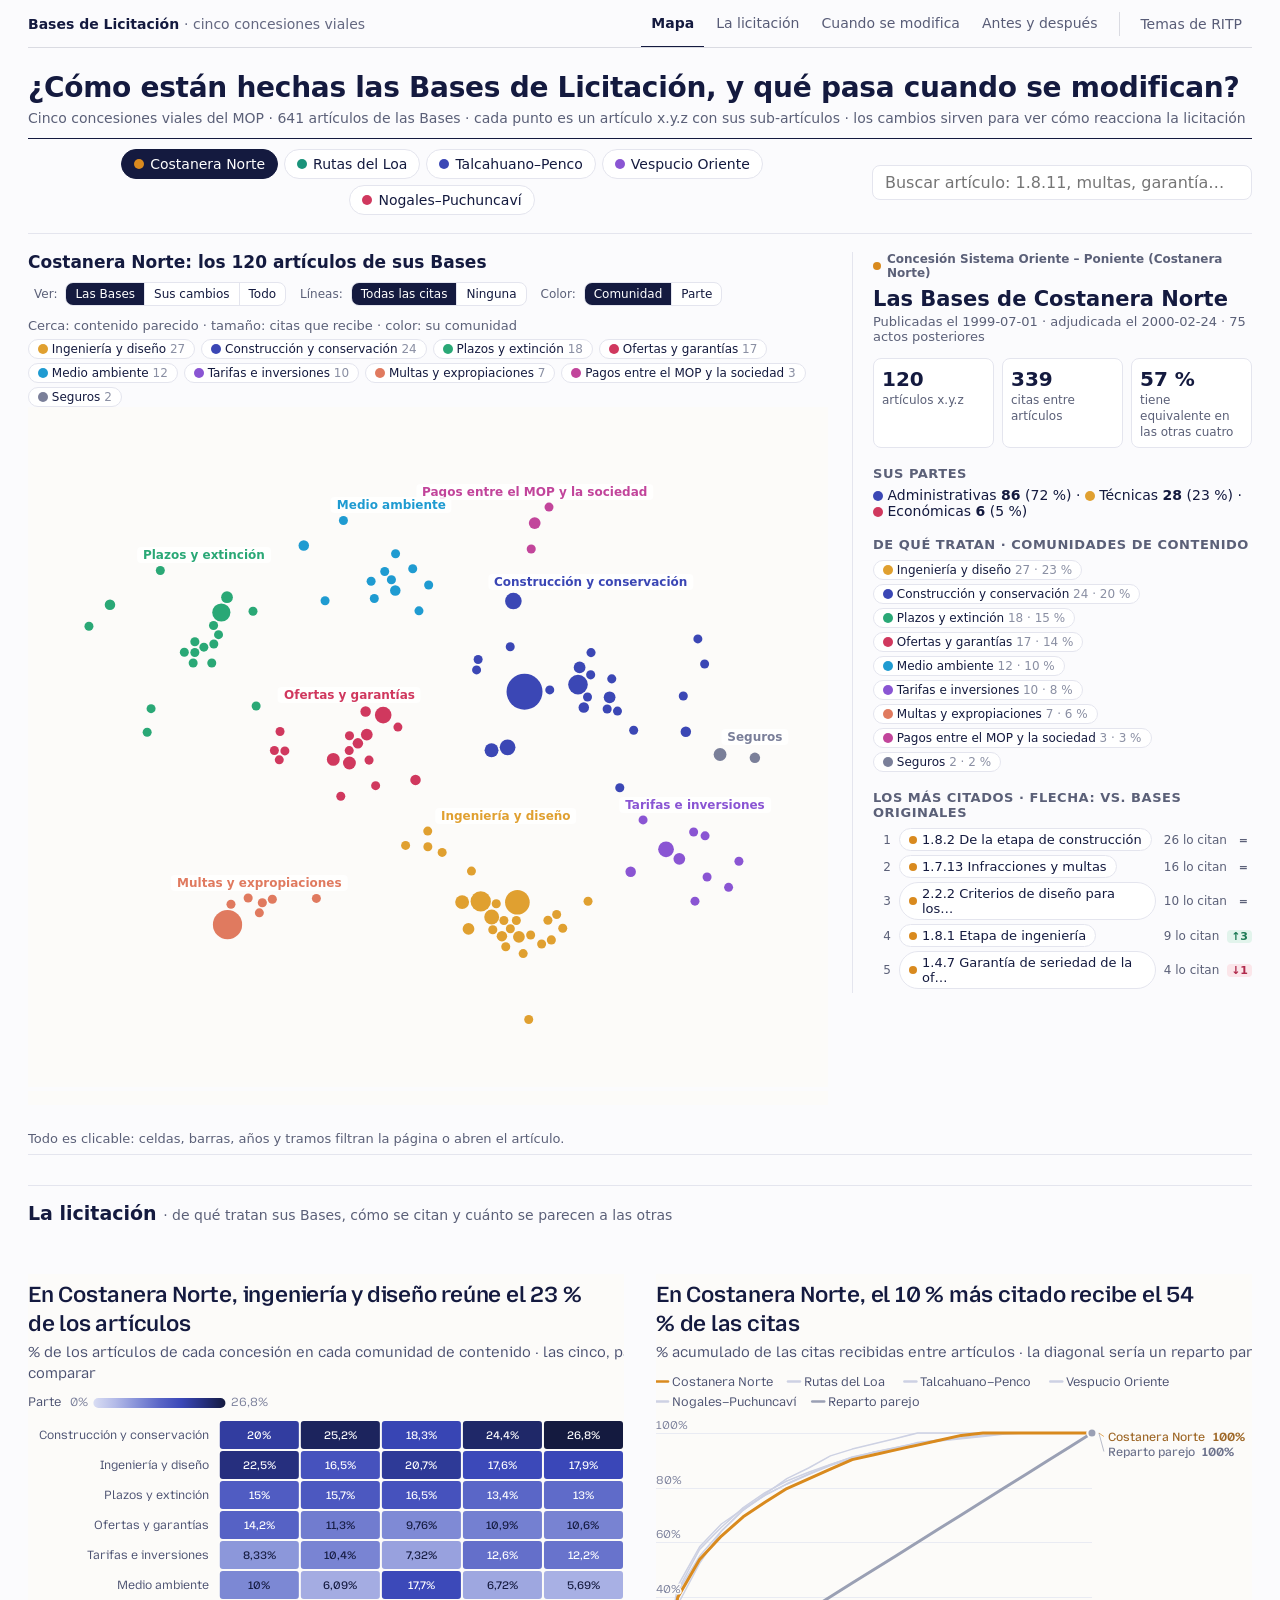
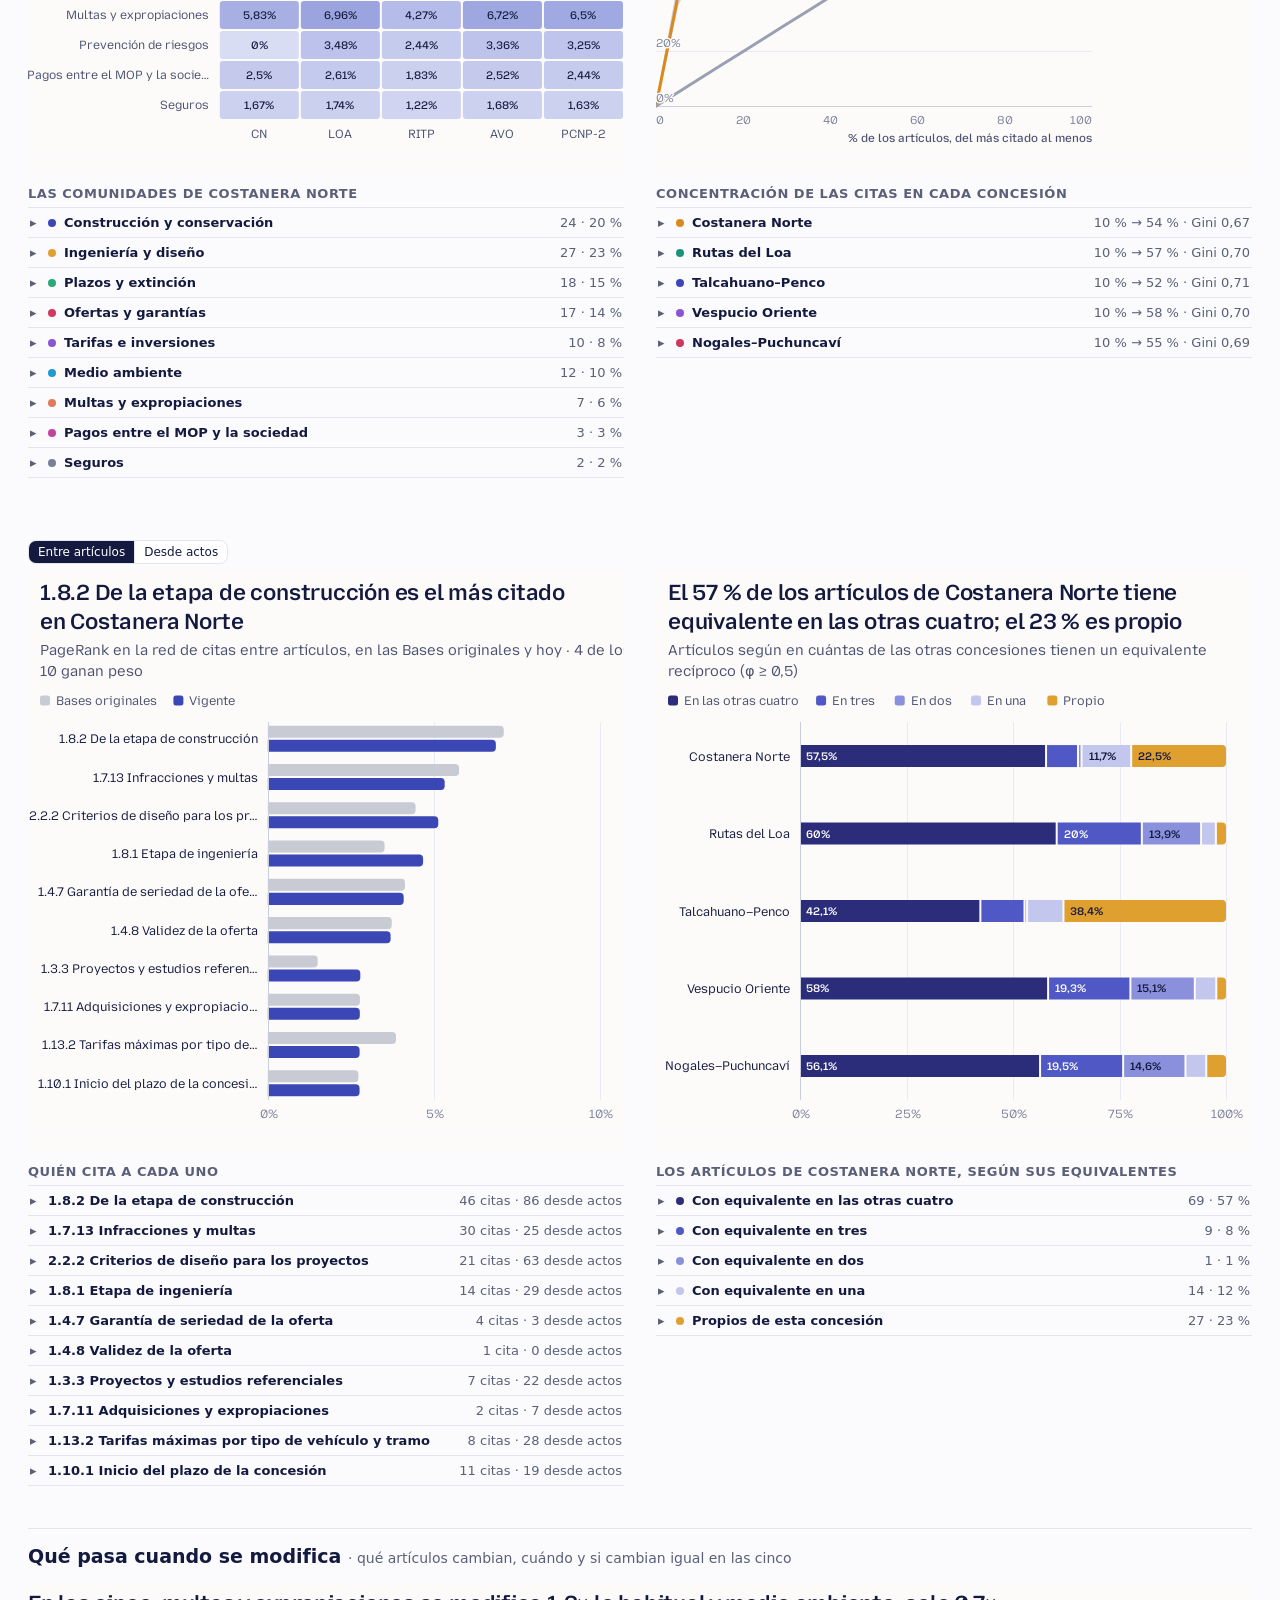
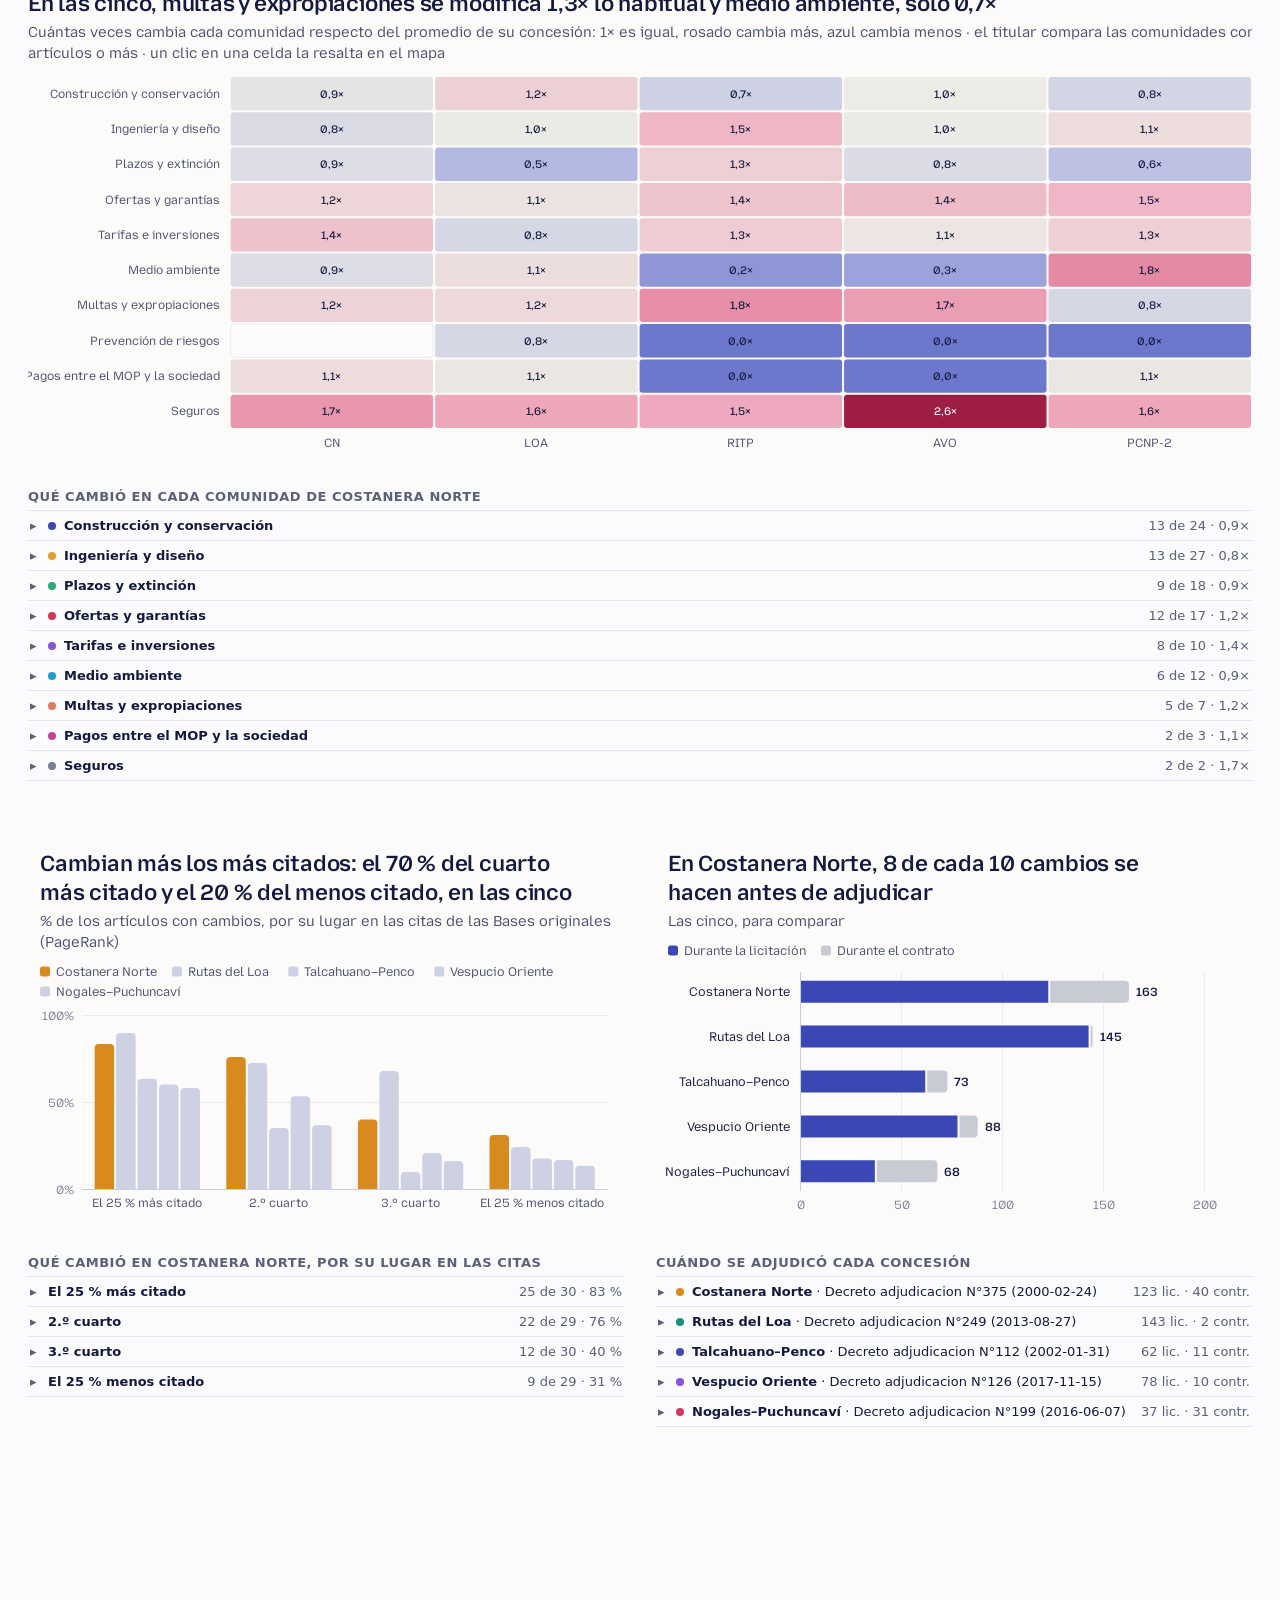
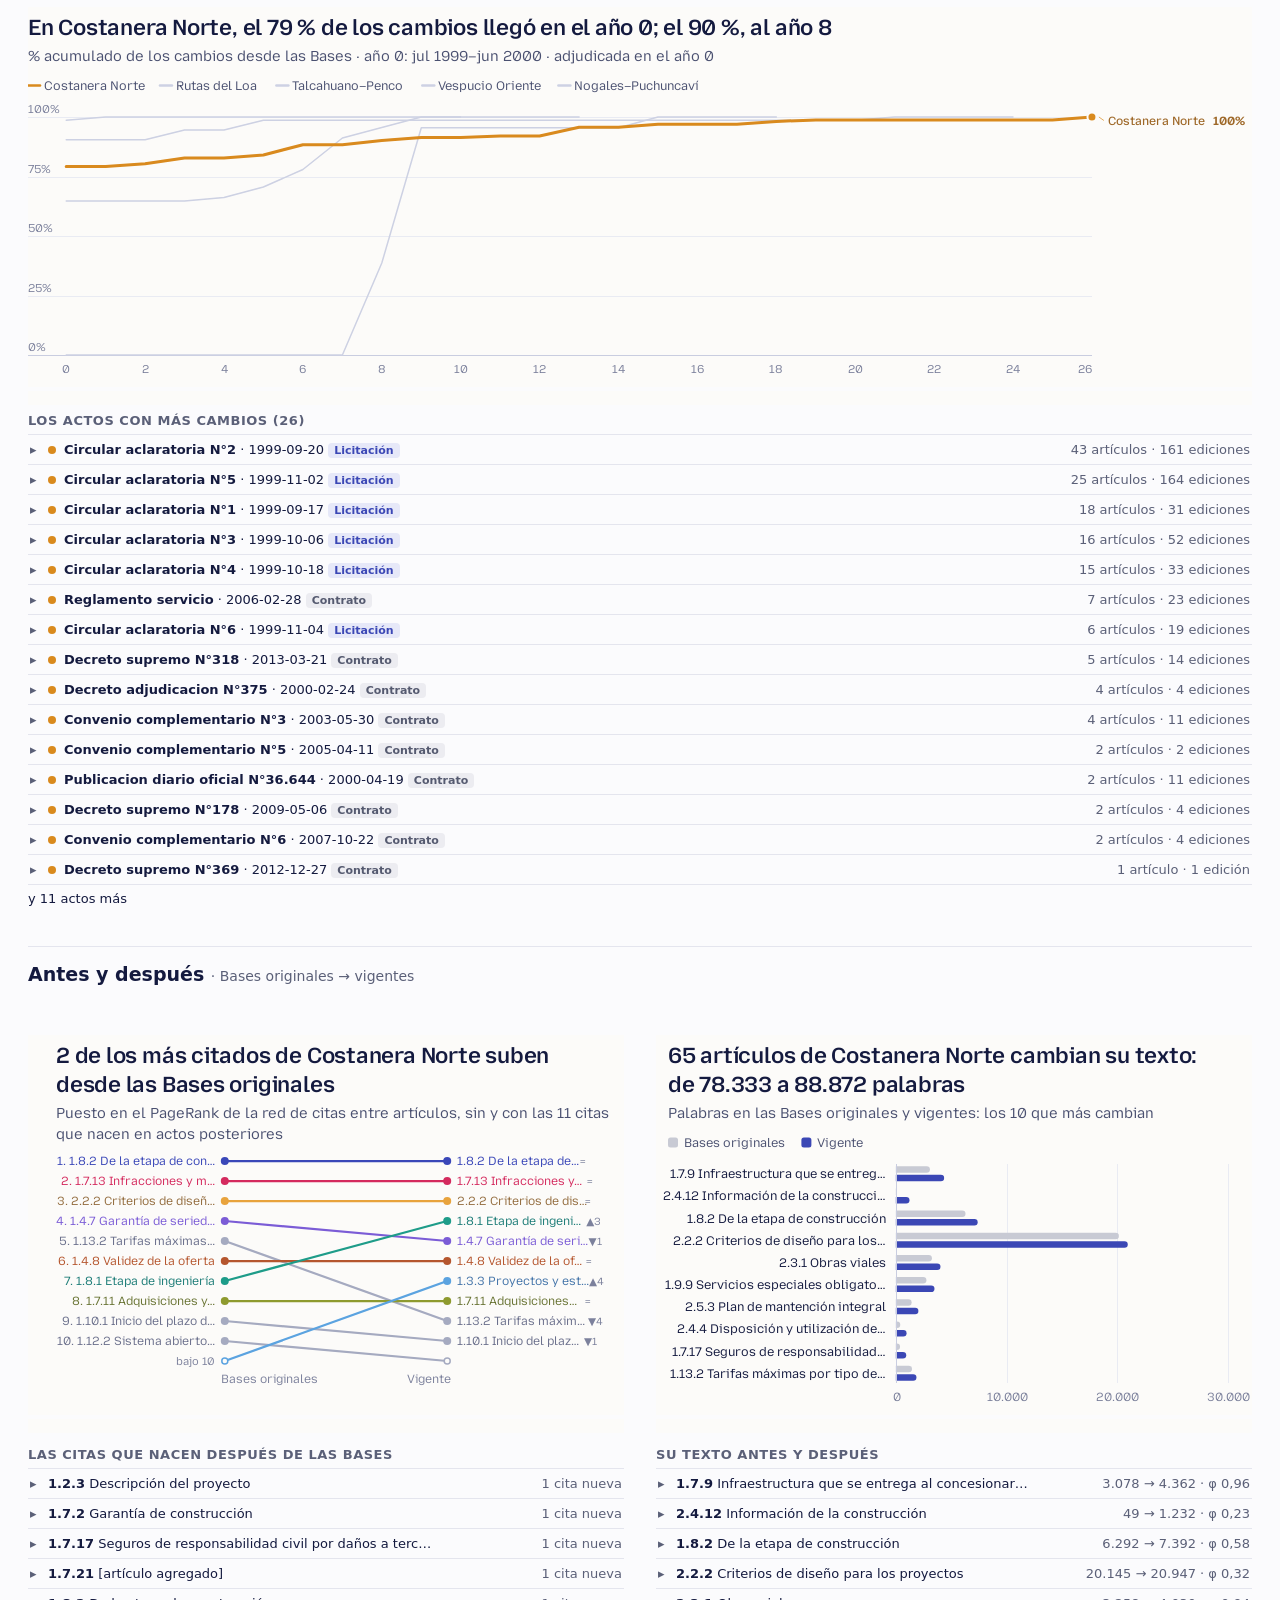
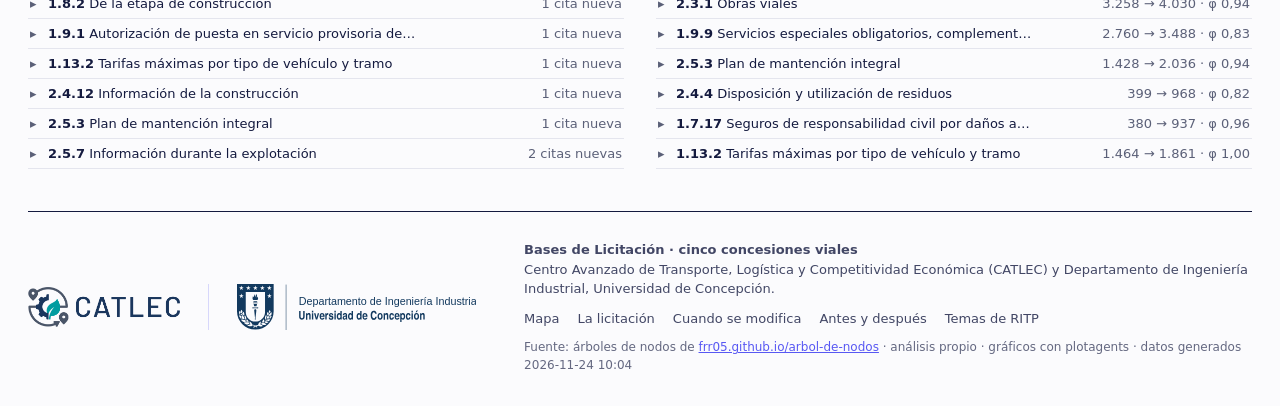
<file: _original/index.html>
<!DOCTYPE html>
<html lang="es">
<head>
<meta charset="utf-8">
<meta name="viewport" content="width=device-width, initial-scale=1">
<title>Bases de Licitación · cinco concesiones (Copy)</title>
<link rel="stylesheet" href="tablero.css">
<link rel="stylesheet" href="nav.css">
</head>
<body>
<header class="cab">
  <div>
    <h1>¿Cómo están hechas las Bases de Licitación, y qué pasa cuando se modifican?</h1>
    <p class="sub">Cinco concesiones viales del MOP · <span id="n-art"></span> artículos de las Bases · cada punto es un artículo x.y.z con sus sub-artículos · los cambios sirven para ver cómo reacciona la licitación</p>
  </div>
</header>

<nav class="controles" aria-label="Controles">
  <div class="concs" id="concs" role="group" aria-label="Concesión"></div>
  <div class="buscar">
    <input id="buscar" type="search" placeholder="Buscar artículo: 1.8.11, multas, garantía…" autocomplete="off" aria-label="Buscar artículo">
    <ul id="sugerencias" role="listbox" hidden></ul>
  </div>
  <div class="activos" id="activos" aria-live="polite"></div>
</nav>

<main class="principal">
  <section class="mapa-caja" id="el-mapa">
    <div class="mapa-cab">
      <h2 id="mapa-titulo">El mapa de contenidos</h2>
      <div class="mapa-tabs">
        <span class="et-color">Ver:</span><div class="seg chico" id="mapa-vista" role="group" aria-label="Qué muestra el mapa"></div>
        <span class="et-color">Líneas:</span><div class="seg chico" id="conexiones" role="group" aria-label="Conexiones del mapa"></div>
        <span class="et-color">Color:</span><div class="seg chico" id="mapa-color" role="group" aria-label="Qué cuenta el color"></div>
      </div>
      <p id="mapa-ayuda">Cada punto es un artículo de las Bases. Haz clic en un punto.</p>
    </div>
    <div id="mapa" class="mapa"></div>
  </section>
  <aside class="ficha" id="ficha" aria-live="polite"></aside>
</main>

<p class="pista">Todo es clicable: celdas, barras, años y tramos filtran la página o abren el artículo.</p>
<section class="graficos">
  <h2 class="seccion" id="licitacion">La licitación <span>· de qué tratan sus Bases, cómo se citan y cuánto se parecen a las otras</span></h2>
  <div class="g"><div id="g-com"></div><div class="detalle" id="d-com"></div></div>
  <div class="g"><div id="g-conc"></div><div class="detalle" id="d-conc"></div></div>
  <div class="g"><div class="seg chico" id="modo-citas" role="group" aria-label="Qué citas contar"></div><div id="g-citas"></div><div class="detalle" id="d-citas"></div></div>
  <div class="g"><div id="g-plantilla"></div><div class="detalle" id="d-plantilla"></div></div>
  <h2 class="seccion" id="modifica">Qué pasa cuando se modifica <span>· qué artículos cambian, cuándo y si cambian igual en las cinco</span></h2>
  <div class="g ancho"><div id="g-mod-com"></div><div class="detalle" id="d-mod-com"></div></div>
  <div class="g"><div id="g-mod-cent"></div><div class="detalle" id="d-mod-cent"></div></div>
  <div class="g"><div id="g-fases"></div><div class="detalle" id="d-fases"></div></div>
  <div class="g ancho"><div id="g-anios"></div><div class="detalle" id="d-anios"></div></div>
  <h2 class="seccion" id="antes-despues">Antes y después <span>· Bases originales → vigentes</span></h2>
  <div class="g"><div id="g-ad-citas"></div><div class="detalle" id="d-ad-citas"></div></div>
  <div class="g"><div id="g-ad-texto"></div><div class="detalle" id="d-ad-texto"></div></div>
</section>

<footer class="pie">
  Fuente: árboles de nodos de <a href="https://frr05.github.io/arbol-de-nodos/" target="_blank" rel="noopener">frr05.github.io/arbol-de-nodos</a> · análisis propio · gráficos con plotagents · <span id="generado"></span>
</footer>

<script src="tablero_datos.js"></script>
<script src="antes_despues.js"></script>
<script src="plotagents.js"></script>
<script src="tablero.js"></script>
<script src="nav.js"></script>
</body>
</html>
</file>
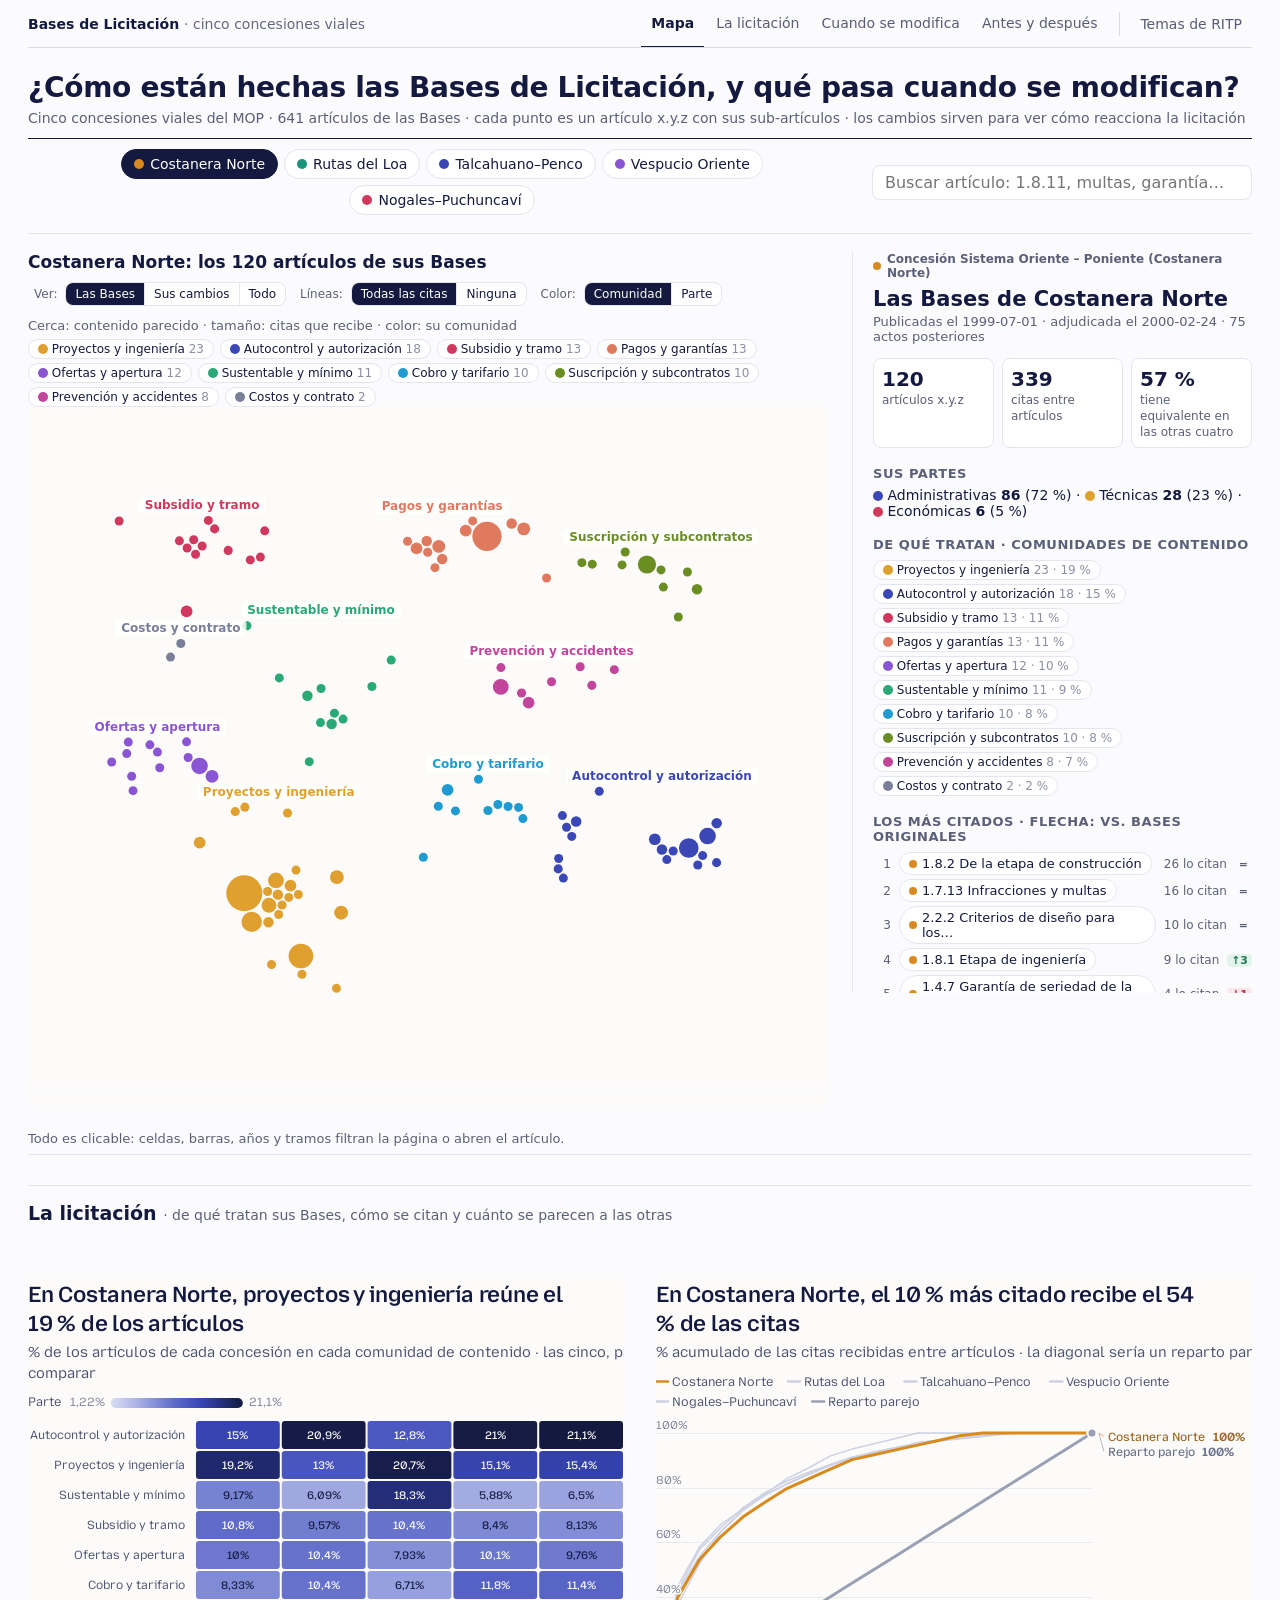
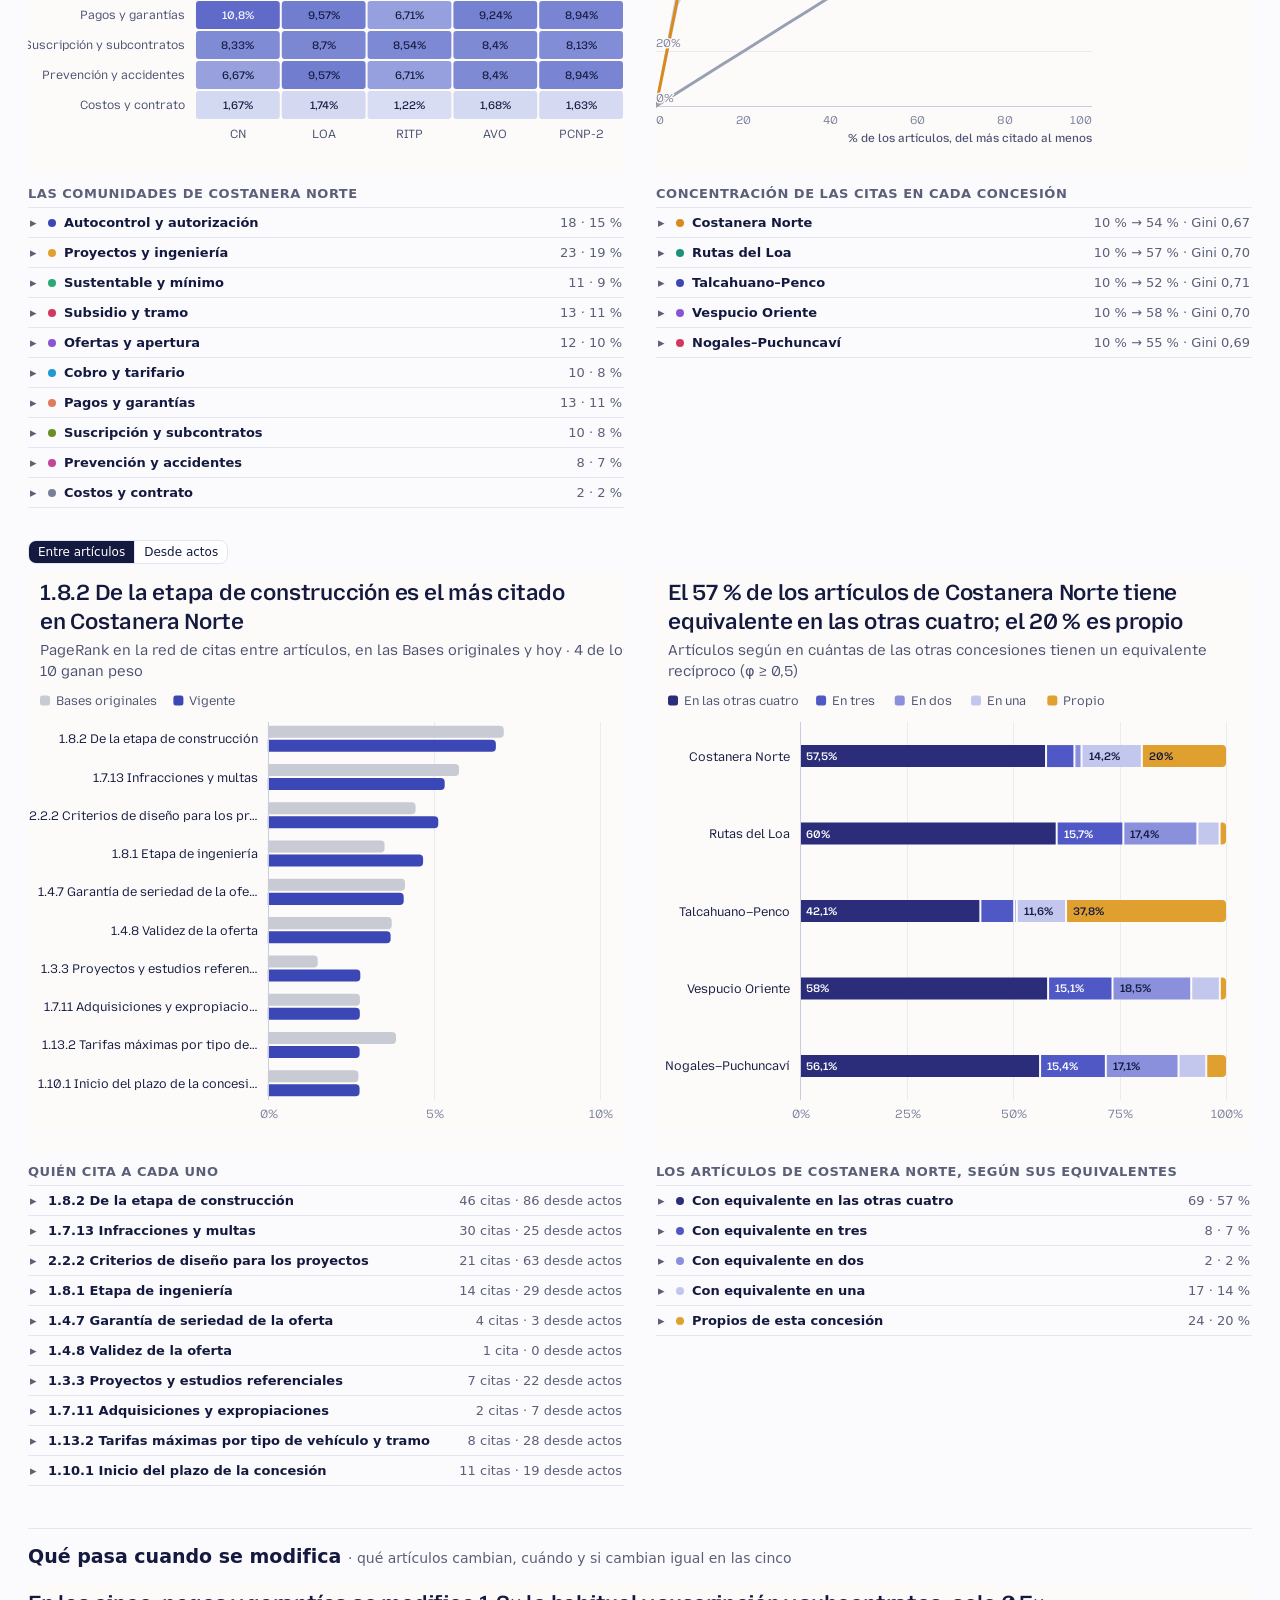
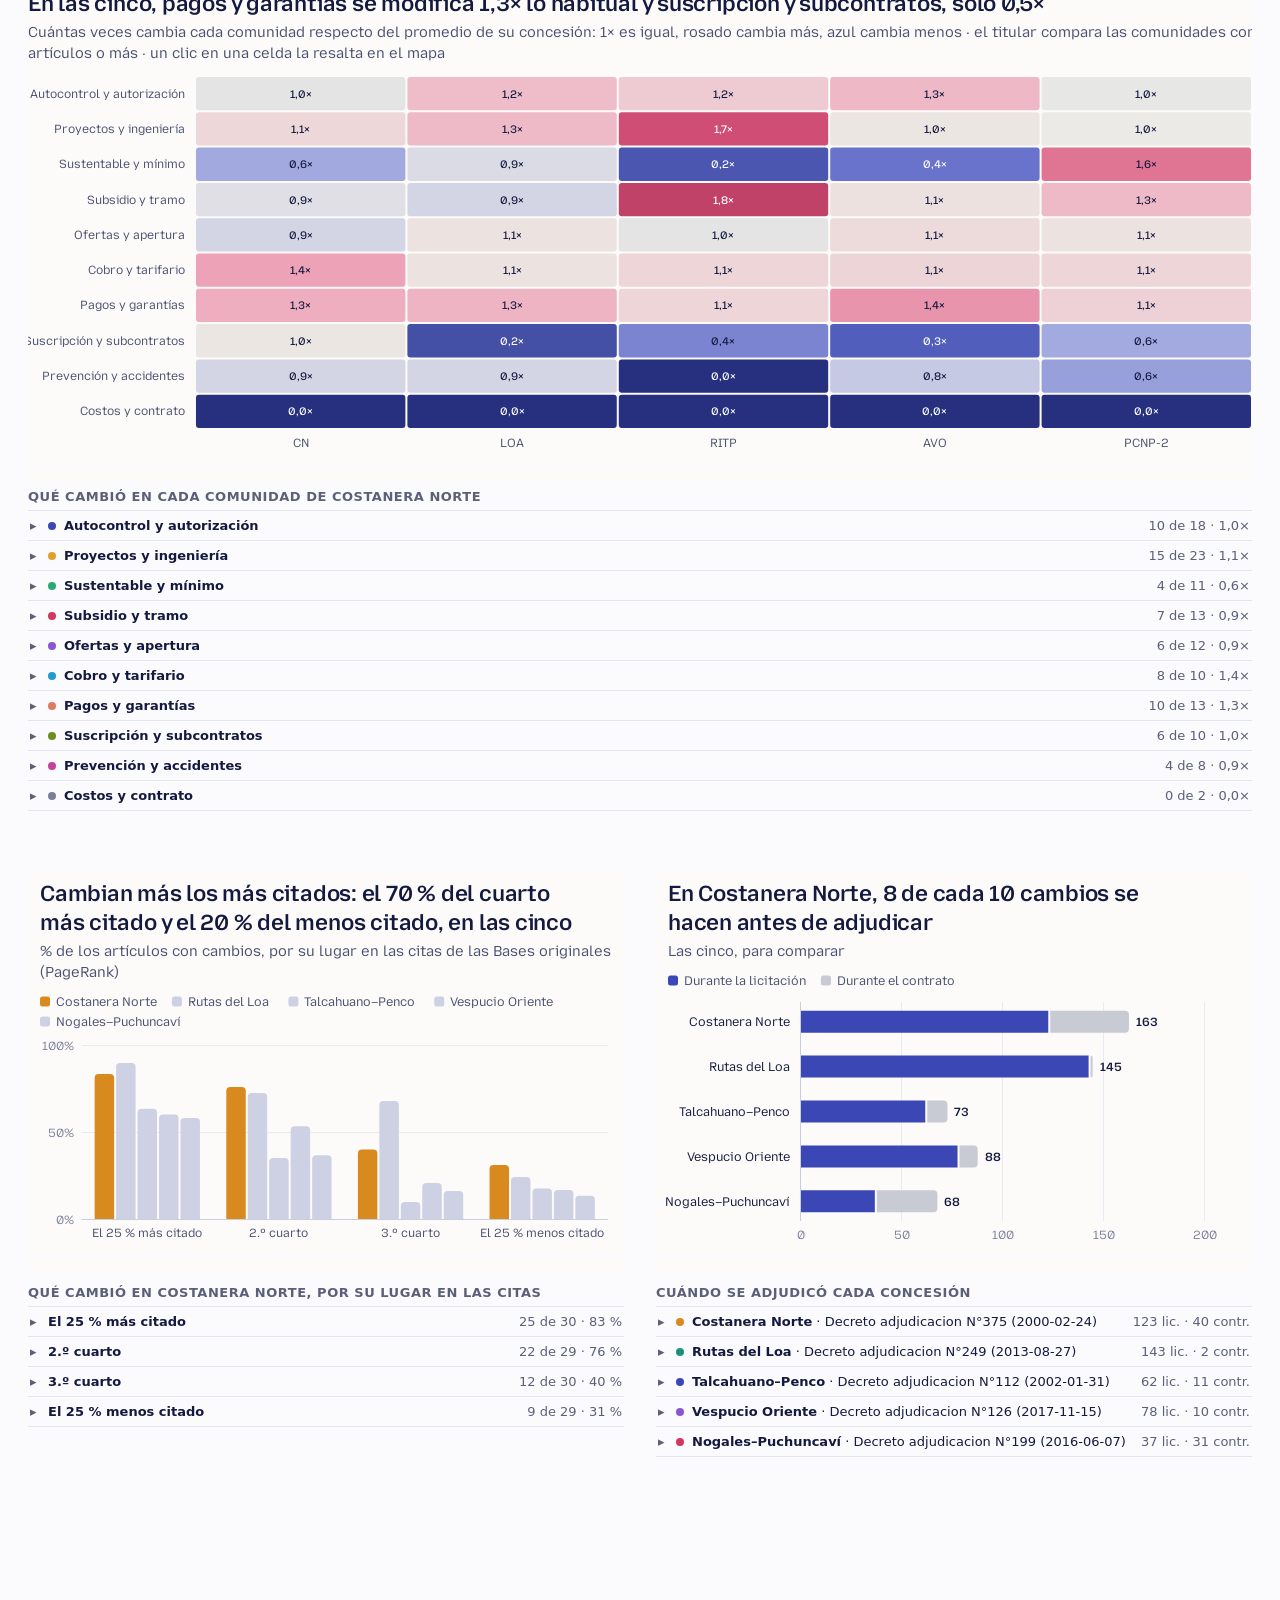
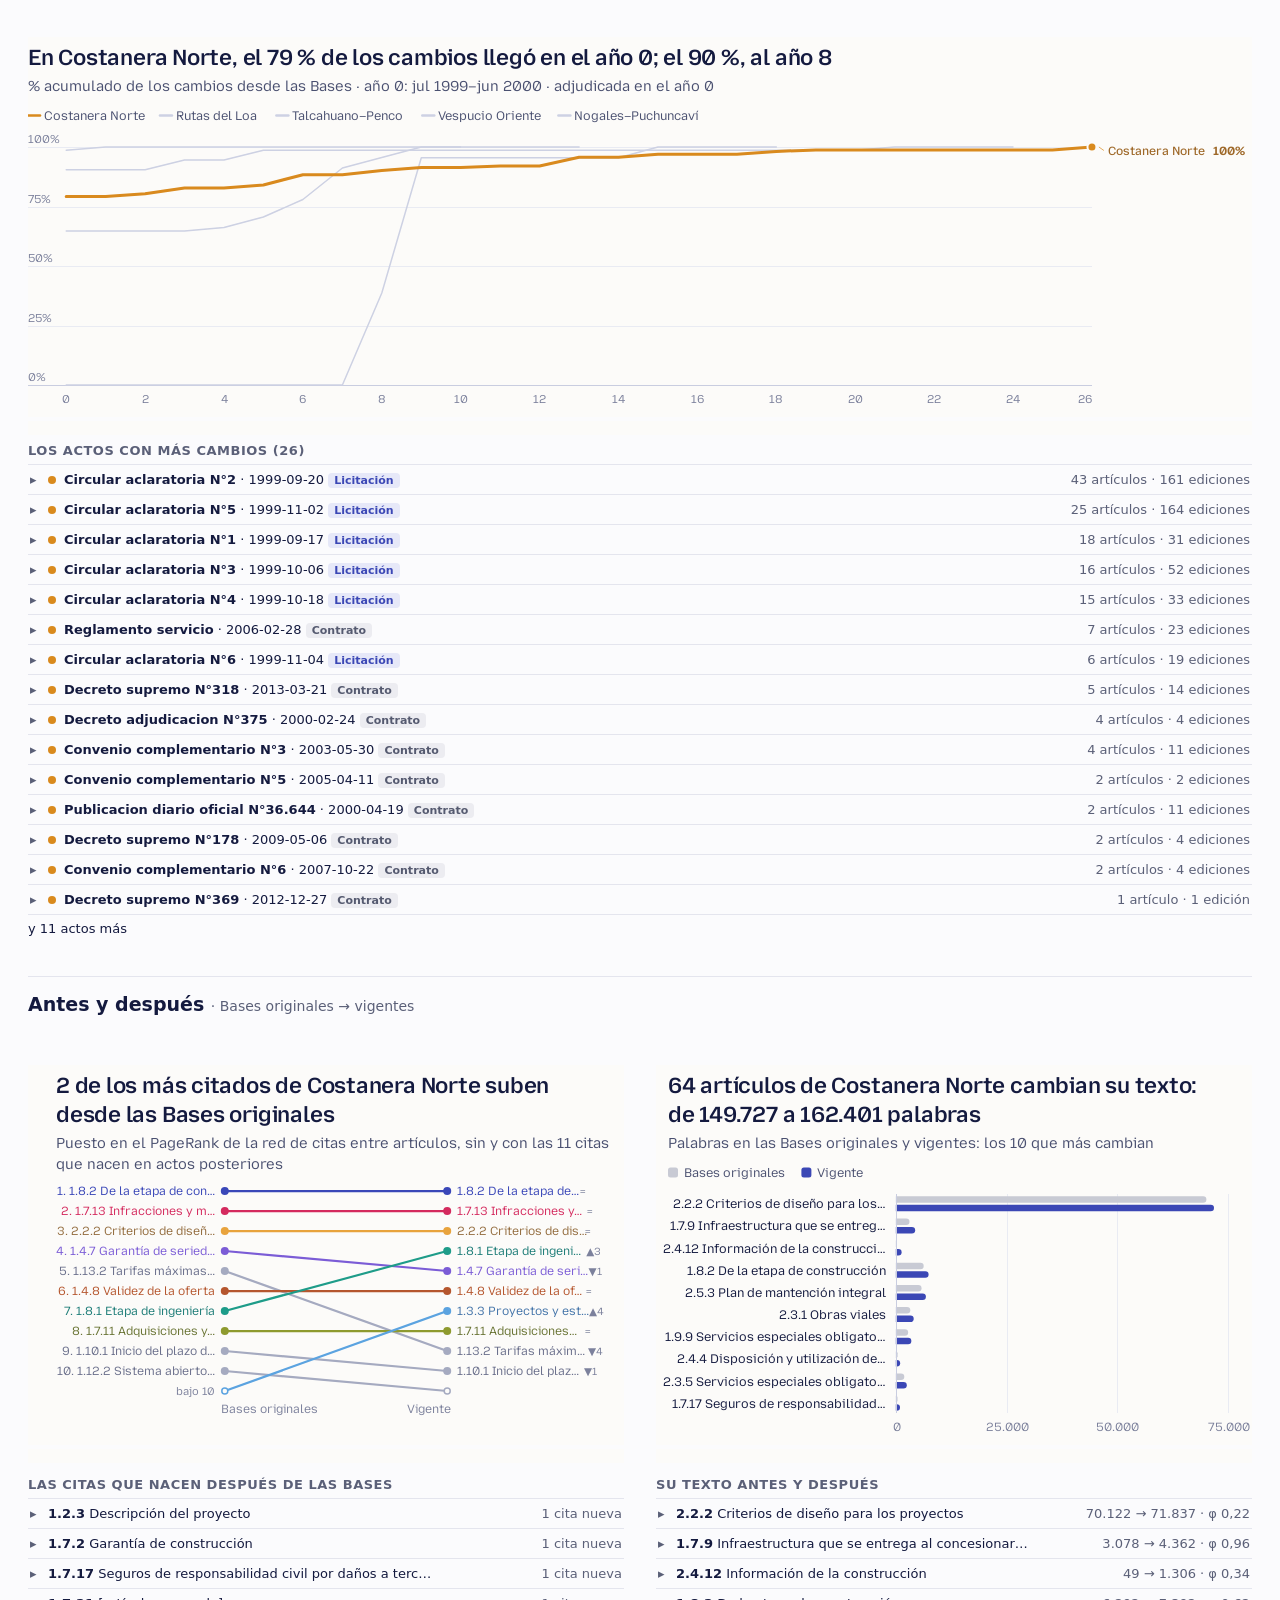
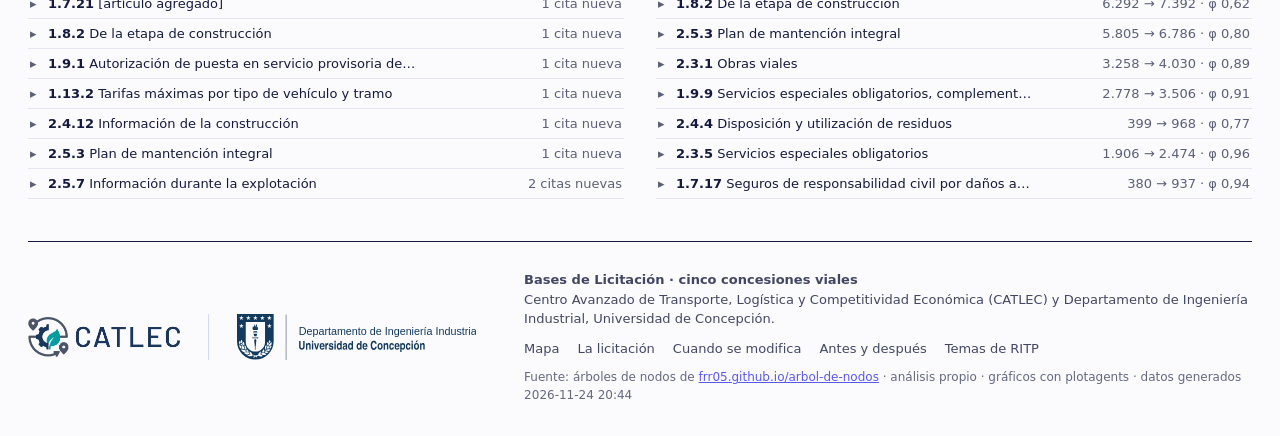
<file: visor/index.html>
<!DOCTYPE html>
<html lang="es">
<head>
<meta charset="utf-8">
<meta name="viewport" content="width=device-width, initial-scale=1">
<title>Bases de Licitación · cinco concesiones</title>
<link rel="stylesheet" href="tablero.css">
<link rel="stylesheet" href="nav.css">
</head>
<body>
<!-- Tablero: el mapa de una concesión con su ficha y, abajo, diez gráficos. Todo lo dibuja tablero.js;
     aquí solo van los contenedores (sus ids son la interfaz con tablero.js y nav.js). -->
<header class="cab">
  <div>
    <h1>¿Cómo están hechas las Bases de Licitación, y qué pasa cuando se modifican?</h1>
    <p class="sub">Cinco concesiones viales del MOP · <span id="n-art"></span> artículos de las Bases · cada punto es un artículo x.y.z con sus sub-artículos · los cambios sirven para ver cómo reacciona la licitación</p>
  </div>
</header>

<nav class="controles" aria-label="Controles">
  <div class="concs" id="concs" role="group" aria-label="Concesión"></div>
  <div class="buscar">
    <input id="buscar" type="search" placeholder="Buscar artículo: 1.8.11, multas, garantía…" autocomplete="off" aria-label="Buscar artículo">
    <ul id="sugerencias" role="listbox" hidden></ul>
  </div>
  <div class="activos" id="activos" aria-live="polite"></div>
</nav>

<main class="principal">
  <section class="mapa-caja" id="el-mapa">
    <div class="mapa-cab">
      <h2 id="mapa-titulo">El mapa de contenidos</h2>
      <div class="mapa-tabs">
        <span class="et-color">Ver:</span><div class="seg chico" id="mapa-vista" role="group" aria-label="Qué muestra el mapa"></div>
        <span class="et-color">Líneas:</span><div class="seg chico" id="conexiones" role="group" aria-label="Conexiones del mapa"></div>
        <span class="et-color">Color:</span><div class="seg chico" id="mapa-color" role="group" aria-label="Qué cuenta el color"></div>
      </div>
      <p id="mapa-ayuda">Cada punto es un artículo de las Bases. Haz clic en un punto.</p>
    </div>
    <div id="mapa" class="mapa"></div>
  </section>
  <aside class="ficha" id="ficha" aria-live="polite"></aside>
</main>

<p class="pista">Todo es clicable: celdas, barras, años y tramos filtran la página o abren el artículo.</p>
<section class="graficos">
  <h2 class="seccion" id="licitacion">La licitación <span>· de qué tratan sus Bases, cómo se citan y cuánto se parecen a las otras</span></h2>
  <div class="g"><div id="g-com"></div><div class="detalle" id="d-com"></div></div>
  <div class="g"><div id="g-conc"></div><div class="detalle" id="d-conc"></div></div>
  <div class="g"><div class="seg chico" id="modo-citas" role="group" aria-label="Qué citas contar"></div><div id="g-citas"></div><div class="detalle" id="d-citas"></div></div>
  <div class="g"><div id="g-plantilla"></div><div class="detalle" id="d-plantilla"></div></div>

  <h2 class="seccion" id="modifica">Qué pasa cuando se modifica <span>· qué artículos cambian, cuándo y si cambian igual en las cinco</span></h2>
  <div class="g ancho"><div id="g-mod-com"></div><div class="detalle" id="d-mod-com"></div></div>
  <div class="g"><div id="g-mod-cent"></div><div class="detalle" id="d-mod-cent"></div></div>
  <div class="g"><div id="g-fases"></div><div class="detalle" id="d-fases"></div></div>
  <div class="g ancho"><div id="g-anios"></div><div class="detalle" id="d-anios"></div></div>

  <h2 class="seccion" id="antes-despues">Antes y después <span>· Bases originales → vigentes</span></h2>
  <div class="g"><div id="g-ad-citas"></div><div class="detalle" id="d-ad-citas"></div></div>
  <div class="g"><div id="g-ad-texto"></div><div class="detalle" id="d-ad-texto"></div></div>
</section>

<footer class="pie">
  Fuente: árboles de nodos de <a href="https://frr05.github.io/arbol-de-nodos/" target="_blank" rel="noopener">frr05.github.io/arbol-de-nodos</a> · análisis propio · gráficos con plotagents · <span id="generado"></span>
</footer>

<script src="tablero_datos.js"></script>
<script src="antes_despues.js"></script>
<script src="plotagents.js"></script>
<script src="tablero.js"></script>
<script src="nav.js"></script>
</body>
</html>
</file>
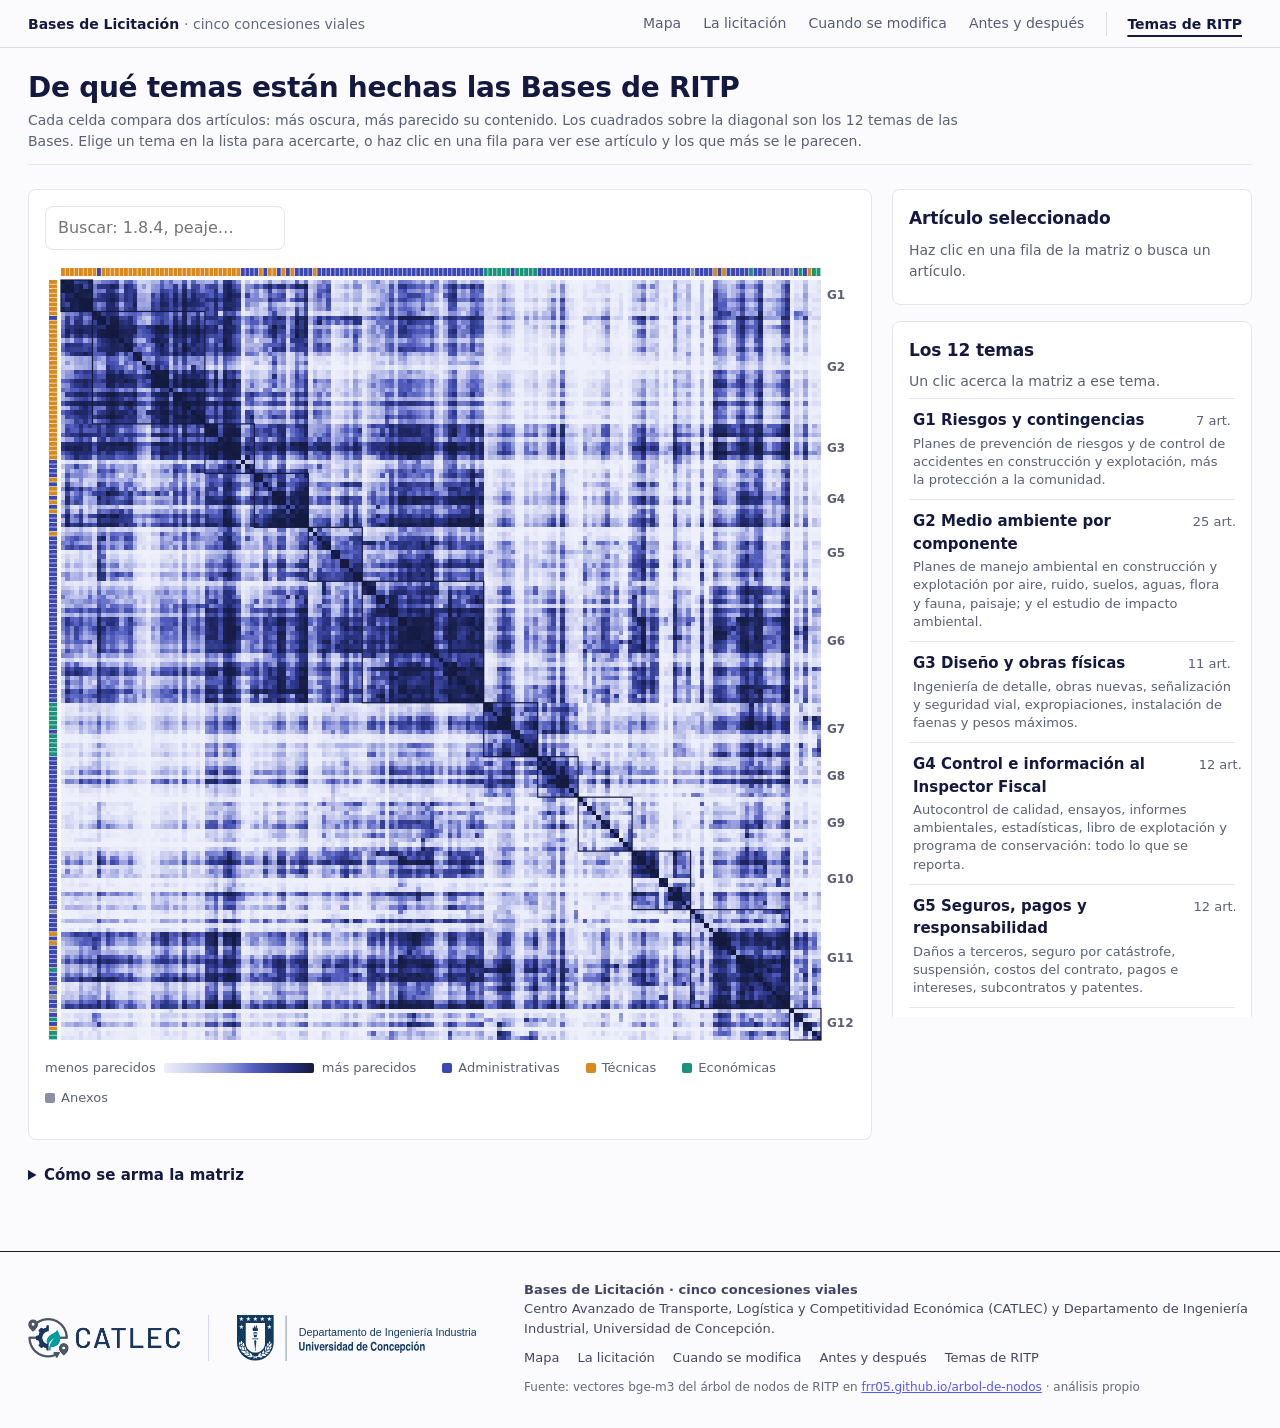
<file: _original/matriz/index.html>
<!DOCTYPE html>
<html lang="es" data-theme="light">
<head>
<meta charset="utf-8">
<meta name="viewport" content="width=device-width, initial-scale=1">
<title>Matriz temática RITP</title>
<link rel="stylesheet" href="../estilo.css">
<link rel="stylesheet" href="../nav.css">
<style>.sn,.sp{--sn-pad:max(28px,calc((100vw - 1384px) / 2))}</style>
<style>
/* VOICE work: a technical reading tool for people who know the Bases by heart
   IDEA a correlation plate from an instrument: the matrix is the reading, everything else is the bezel
   PICTURE the clustered cosine matrix with its dendrogram on top, zoomable by cluster
   COLOUR y TYPE: el estilo común del visor (estilo.css): fondo casi blanco, placa blanca, rampa índigo, colores de parte comunes
   LAYOUT laptop: matrix left (fills height), readout panel right; phone: title, matrix, panel */
:root{--bg:var(--fondo);--plate:var(--papel);--ink:var(--tinta);--ink2:var(--suave);--mut:var(--tenue);--rule:var(--linea);--adm:var(--p-adm);--tec:var(--p-tec);--eco:var(--p-eco);--anx:var(--p-anx);--hi:var(--resalte)}
*{box-sizing:border-box;min-width:0}
html,body{margin:0}
body{background:var(--bg);color:var(--ink);font:16px/1.5 var(--fuente);overflow-x:clip}
.band{padding:24px 28px}
.wrap{max-width:1384px;margin:0 auto}
header.band .wrap{border-bottom:1px solid var(--rule)}
h1{font-size:28px;line-height:1.15;letter-spacing:-.01em;font-weight:700;margin:0 0 6px;text-wrap:balance}
.lede{color:var(--ink2);font-size:14px;max-width:110ch;margin:0;padding-bottom:12px}
.figs{display:grid;grid-template-columns:repeat(4,1fr);margin:0;padding:0;list-style:none;border-top:1px solid var(--ink)}
.figs li{padding:12px 16px 14px 0}.figs li+li{padding-left:16px;border-left:1px solid var(--rule)}
.figs b{display:block;font-size:30px;font-weight:700;font-variant-numeric:tabular-nums;line-height:1.15;letter-spacing:-.01em}
.figs span{font-size:13px;color:var(--ink2)}
.main{display:grid;grid-template-columns:minmax(0,1fr) 360px;gap:20px;align-items:start}
.plate{background:var(--plate);border:1px solid var(--rule);border-radius:8px;padding:16px}
.ctl{display:flex;flex-wrap:wrap;gap:12px 22px;align-items:center;margin-bottom:12px}
.ctl label{font-size:14px;color:var(--ink2);display:flex;gap:10px;align-items:center}
input[type=range]{width:180px;height:44px;accent-color:var(--acento)}
input[type=search]{font:inherit;font-size:16px;padding:8px 12px;border:1px solid var(--rule);border-radius:8px;background:var(--plate);color:var(--ink);width:240px;min-height:44px}
button{font:inherit;font-size:14px;color:var(--ink);background:var(--plate);border:1px solid var(--rule);border-radius:999px;padding:8px 12px;min-height:40px;cursor:pointer}
button:hover{border-color:var(--ink)}
button:focus-visible,input:focus-visible{outline:2px solid var(--acento);outline-offset:2px}
#volver[hidden]{display:none}
.fig{position:relative;touch-action:manipulation}
#cv{display:block;width:100%;cursor:crosshair}
#tip{position:absolute;pointer-events:none;background:var(--plate);border:1px solid var(--rule);border-radius:8px;padding:8px 10px;font-size:13px;line-height:1.4;max-width:300px;box-shadow:0 2px 10px rgb(0 0 0/.12);display:none;z-index:2}
#tip b{font-variant-numeric:tabular-nums}
.legend{display:flex;flex-wrap:wrap;gap:10px 26px;align-items:center;margin-top:12px;font-size:13px;color:var(--ink2)}
.ramp{display:flex;align-items:center;gap:8px}
.ramp i{display:block;width:150px;height:10px;border-radius:2px;background:linear-gradient(90deg,#eef0fb,#c8ccee,#979edc,#525dbf,#2b3586,#141a3f)}
.sw{display:inline-block;width:10px;height:10px;border-radius:2px;margin-right:6px;vertical-align:-1px}
aside{display:grid;gap:16px;position:sticky;top:calc(var(--sn-h,48px) + 12px);max-height:calc(100vh - var(--sn-h,48px) - 24px);overflow:auto}
h2{font-size:17px;font-weight:600;margin:0 0 8px;letter-spacing:-.01em}
.muted{color:var(--ink2);font-size:14px}
#sel p{margin:6px 0;font-size:14px}
#sel .x{color:var(--ink2);font-size:13px;line-height:1.5;border-left:2px solid var(--rule);padding-left:10px}
.lst{list-style:none;margin:0;padding:0}
.lst li{border-top:1px solid var(--rule)}
.lst button{border:0;border-radius:0;width:100%;text-align:left;padding:6px 2px;min-height:36px;display:flex;gap:10px;align-items:baseline}
.lst .n{font-variant-numeric:tabular-nums;color:var(--ink2);white-space:nowrap;margin-left:auto;font-size:13px;flex:none}
.cl{border-top:1px solid var(--rule)}
.cl>button{display:block;width:100%;text-align:left;border:0;border-radius:0;background:none;padding:10px 4px;min-height:0}
.cl>button:hover{background:var(--hi)}
.cl.on>button{background:var(--hi)}
.cl h3{font-size:15px;margin:0;display:flex;gap:8px;align-items:baseline;font-weight:600}
.cl h3 .n{margin-left:auto;font-weight:400;font-size:13px;color:var(--ink2);font-variant-numeric:tabular-nums;white-space:nowrap}
.bar{display:flex;gap:2px;height:8px;margin:7px 0 5px}
.bar i{display:block;height:100%;border-radius:2px}
.cl ol{margin:4px 0 6px;padding:0;list-style:none;font-size:13px;color:var(--ink2)}
.cl ol li{padding:2px 0}
.cl ol button{border:0;padding:1px 0;min-height:0;font-size:13px;color:var(--ink2);text-align:left;text-decoration:underline;text-decoration-color:var(--rule);text-underline-offset:3px}
.cl .res{display:block;font-size:13px;margin:3px 0 0;line-height:1.4;color:var(--ink2);font-weight:400}
.cl .zoom{font-size:13px;padding:4px 10px;min-height:32px}
.note{max-width:76ch;color:var(--ink2);font-size:15px}
.note summary{cursor:pointer;color:var(--ink);font-weight:600;font-size:15px}
.note h2{color:var(--ink)}
.scroll{overflow-x:auto}
table{border-collapse:collapse;font-size:14px;width:100%}
th,td{text-align:left;padding:5px 8px;border-bottom:1px solid var(--rule)}
td.num,th.num{text-align:right;font-variant-numeric:tabular-nums}
#err{color:#d03b3b}
@media(max-width:980px){.main{grid-template-columns:minmax(0,1fr)}aside{position:static;max-height:none}}
@media(max-width:600px){.plate{padding:10px}input[type=search]{width:100%}.ctl label{flex-wrap:wrap}table{font-size:13px}th,td{padding:5px 4px}}
</style>
</head>
<body>
<header class="band"><div class="wrap">
  <h1>De qué temas están hechas las Bases de RITP</h1>
  <p class="lede">Cada celda compara dos artículos: más oscura, más parecido su contenido. Los cuadrados sobre la diagonal son los 12 temas de las Bases. Elige un tema en la lista para acercarte, o haz clic en una fila para ver ese artículo y los que más se le parecen.</p>
</div></header>

<main class="band" style="padding-top:0"><div class="wrap main">
  <section class="plate">
    <div class="ctl">
      <input id="q" type="search" placeholder="Buscar: 1.8.4, peaje…" autocomplete="off">
      <button id="volver" hidden>← Ver toda la matriz</button>
    </div>
    <div class="fig" id="fig"><canvas id="cv" aria-label="Matriz de similitud entre artículos, ordenada por tema"></canvas><div id="tip"></div></div>
    <div class="legend">
      <span class="ramp">menos parecidos <i></i> más parecidos</span>
      <span><span class="sw" style="background:var(--adm)"></span>Administrativas</span>
      <span><span class="sw" style="background:var(--tec)"></span>Técnicas</span>
      <span><span class="sw" style="background:var(--eco)"></span>Económicas</span>
      <span><span class="sw" style="background:var(--anx)"></span>Anexos</span>
    </div>
    <p id="err"></p>
  </section>

  <aside>
    <section class="plate" id="sel"><h2>Artículo seleccionado</h2><p class="muted">Haz clic en una fila de la matriz o busca un artículo.</p></section>
    <section class="plate"><h2>Los 12 temas</h2><p class="muted" style="margin:0 0 6px">Un clic acerca la matriz a ese tema.</p><div id="cls"></div></section>
  </aside>
</div></main>

<section class="band" style="padding-top:0"><div class="wrap"><details class="note">
  <summary>Cómo se arma la matriz</summary>
  <p>Cada fragmento de las Bases (incisos, párrafos y tablas) tiene un vector de 1.024 números calculado con el modelo bge-m3. Los vectores de un mismo artículo x.y.z se promedian, y la similitud entre dos artículos es el coseno entre sus promedios. Filas y columnas van en el orden del dendrograma (agrupamiento de Ward), por eso los temas aparecen como bloques sobre la diagonal. El corte en grupos sale solo de esos vectores: no se usan palabras clave ni el índice de las Bases para agrupar. La sección de cada artículo se muestra en las franjas de color solo para comparar.</p>
  <p>La separación entre grupos es gradual: ningún número de grupos entre 4 y 16 los separa con nitidez. Se muestra el corte en 12, que es el que mejor se lee.</p>
</details></div></section>

<footer class="pie">Fuente: vectores bge-m3 del árbol de nodos de RITP en <a href="https://frr05.github.io/arbol-de-nodos/" target="_blank" rel="noopener">frr05.github.io/arbol-de-nodos</a> · análisis propio</footer>


<script src="datos_RITP.js"></script>
<script>
{
const $ = s => document.querySelector(s);
const esc = s => String(s).replace(/[&<>"']/g, c => ({'&':'&amp;','<':'&lt;','>':'&gt;','"':'&quot;',"'":'&#39;'}[c]));
const fmt = (v, d=2) => v.toLocaleString('es-CL', {minimumFractionDigits:d, maximumFractionDigits:d});
const norm = s => s.normalize('NFD').replace(/[̀-ͯ]/g,'').toLowerCase();
const PCOL = {Administrativas:'--adm', 'Técnicas':'--tec', 'Económicas':'--eco', Anexos:'--anx'};
const PABR = {Administrativas:'adm.', 'Técnicas':'téc.', 'Económicas':'econ.', Anexos:'anexos'};
const RAMP_L = ['#eef0fb','#c8ccee','#979edc','#525dbf','#2b3586','#141a3f']; // índigo del estilo común
const RAMP_D = ['#202226','#123a6e','#1c5cab','#3987e5','#86b6ef','#e1eefd'];
const RES = {12: [
  ['Riesgos y contingencias', 'Planes de prevención de riesgos y de control de accidentes en construcción y explotación, más la protección a la comunidad.'],
  ['Medio ambiente por componente', 'Planes de manejo ambiental en construcción y explotación por aire, ruido, suelos, aguas, flora y fauna, paisaje; y el estudio de impacto ambiental.'],
  ['Diseño y obras físicas', 'Ingeniería de detalle, obras nuevas, señalización y seguridad vial, expropiaciones, instalación de faenas y pesos máximos.'],
  ['Control e información al Inspector Fiscal', 'Autocontrol de calidad, ensayos, informes ambientales, estadísticas, libro de explotación y programa de conservación: todo lo que se reporta.'],
  ['Seguros, pagos y responsabilidad', 'Daños a terceros, seguro por catástrofe, suspensión, costos del contrato, pagos e intereses, subcontratos y patentes.'],
  ['Ciclo de vida del contrato', 'Construcción y puesta en servicio, inspección fiscal, garantías, multas, terrenos, desvíos de tránsito y extinción de la concesión.'],
  ['Evaluación económica', 'Factores de licitación, ofertas por tramos A, B y C, subsidio del Estado, premio al postulante y adjudicación.'],
  ['Presentación y apertura de ofertas', 'Idioma, moneda, entrega y contenido de los sobres técnico y económico, apertura y evaluación.'],
  ['Reglas del proceso de licitación', 'Participantes, documentos de las Bases, consultas, garantía de seriedad, validez de la oferta, firma del contrato y comisión conciliadora. Grupo poco cohesionado.'],
  ['Peajes y tarifas', 'Sistema tarifario, clases de vehículos, cobro por derecho de paso o uso efectivo, congestión y tiempos de espera en plazas de peaje.'],
  ['Proyecto y régimen económico', 'Descripción del proyecto, plazo, pagos del concesionario, nuevas inversiones, distribución de riesgos, ajuste tarifario y formularios de la propuesta económica.'],
  ['Textos generales y obras opcionales', 'Introducción, encabezado de las Bases Económicas y obras opcionales (Prolongación Av. Alessandri, Camino Carriel Sur). El grupo menos cohesionado.'],
]};
const gName = c => RES[K] ? `G${c + 1} ${RES[K][c][0]}` : `G${c + 1}`;
const GAMMA = 1.7; // color por percentil del par: solo los pares más parecidos se ven oscuros
const cv = $('#cv'), fig = $('#fig'), tip = $('#tip');
let D, n, S, offs, K = 12, cut, v0 = 0, v1 = 0, sel = null, hov = null, selC = null, G = {}, img = null, px = [], ph = [];

const isDark = () => { const t = document.documentElement.dataset.theme; return t ? t === 'dark' : matchMedia('(prefers-color-scheme: dark)').matches; };
const hex = h => [1,3,5].map(i => parseInt(h.slice(i, i+2), 16));
const css = v => getComputedStyle(document.body).getPropertyValue(v).trim();
const cssColor = v => { const e = document.createElement('i'); e.style.color = `var(${v})`; document.body.appendChild(e); const c = getComputedStyle(e).color; e.remove(); return c; };

function buildImage() {
  const stops = (isDark() ? RAMP_D : RAMP_L).map(hex);
  const c = document.createElement('canvas'); c.width = n; c.height = n;
  const x = c.getContext('2d'), im = x.createImageData(n, n);
  for (let i = 0; i < n*n; i++) {
    const t = Math.pow(Math.min(1, pctF(S[i])), GAMMA) * (stops.length - 1);
    const a = Math.min(stops.length - 2, Math.floor(t)), f = t - a;
    for (let k = 0; k < 3; k++) im.data[i*4+k] = stops[a][k] + (stops[a+1][k] - stops[a][k]) * f;
    im.data[i*4+3] = 255;
  }
  x.putImageData(im, 0, 0); img = c;
}

function pctF(v) { let lo = 0, hi = offs.length; while (lo < hi) { const m = (lo + hi) >> 1; offs[m] < v ? lo = m + 1 : hi = m; } return lo / offs.length; }
const pct = v => Math.round(100 * pctF(v));

function setK(k) {
  K = k; const c = D.cortes[k]; cut = c.corte; G = {lab: c.lab, rep: c.rep, coh: c.coh, span: []};
  for (let i = 0; i < n; i++) { const g = c.lab[i]; G.span[g] ? G.span[g][1] = i : G.span[g] = [i, i]; }
  if (selC != null && selC >= k) selC = null;
  renderClusters(); renderSel(); fullView();
}

function geo() {
  const W = fig.clientWidth, z = v1 - v0 < n;
  const lm = z && W > 420 ? Math.min(360, Math.round(W * .42)) : 16;
  const rm = 34, th = 4;
  const size = Math.max(120, Math.min(W - lm - rm, z ? Math.min(760, (v1 - v0) * 30) : 900));
  return {W, lm, rm, th, mt: th + 14, size, cell: size / (v1 - v0), H: th + 14 + size + 6};
}

function draw() {
  if (!D) return;
  const g = geo(), dpr = devicePixelRatio || 1;
  cv.style.height = g.H + 'px'; cv.width = Math.round(g.W * dpr); cv.height = Math.round(g.H * dpr);
  const x = cv.getContext('2d'); x.setTransform(dpr, 0, 0, dpr, 0, 0); x.clearRect(0, 0, g.W, g.H);
  const ink = css('color') || getComputedStyle(document.body).color, ink2 = cssColor('--ink2'), mut = '#8b8fa3';
  const len = v1 - v0, X = j => g.lm + (j - v0) * g.cell, Y = i => g.mt + (i - v0) * g.cell;
  x.imageSmoothingEnabled = false;
  x.drawImage(img, v0, v0, len, len, g.lm, g.mt, g.size, g.size);
  // franjas de sección
  const pc = {}; for (const p in PCOL) pc[p] = cssColor(PCOL[p]);
  for (let i = v0; i < v1; i++) {
    x.fillStyle = pc[D.arts[i].p];
    x.fillRect(g.lm - 12, Y(i), 8, Math.max(1, g.cell - (g.cell > 4 ? .6 : 0)));
    x.fillRect(X(i), g.th + 2, Math.max(1, g.cell - (g.cell > 4 ? .6 : 0)), 8);
  }
  // cajas de grupos y rótulos
  x.font = '600 12px Geist, system-ui, sans-serif'; x.textBaseline = 'middle';
  G.span.forEach(([a, b], c) => {
    const a2 = Math.max(a, v0), b2 = Math.min(b + 1, v1); if (a2 >= b2) return;
    x.strokeStyle = ink; x.lineWidth = c === selC ? 2.5 : 1.2;
    x.strokeRect(X(a2), Y(a2), (b2 - a2) * g.cell, (b2 - a2) * g.cell);
    if ((b2 - a2) * g.cell >= 12) { x.fillStyle = c === selC ? ink : ink2; x.textAlign = 'left'; x.fillText('G' + (c + 1), g.lm + g.size + 6, Y(a2) + (b2 - a2) * g.cell / 2); }
  });
  // rótulos de filas al acercarse
  if (g.lm > 30 && g.cell >= 11) {
    x.font = `${Math.min(13, g.cell - 1)}px Geist, system-ui, sans-serif`; x.textAlign = 'right';
    for (let i = v0; i < v1; i++) {
      let s = D.arts[i].a + ' ' + D.arts[i].t; const max = g.lm - 20;
      while (x.measureText(s).width > max && s.length > 6) s = s.slice(0, -2);
      if (s.length < (D.arts[i].a + ' ' + D.arts[i].t).length) s = s.trimEnd() + '…';
      x.fillStyle = i === sel ? ink : ink2; x.fillText(s, g.lm - 16, Y(i) + g.cell / 2);
    }
  }
  // selección y cursor
  if (sel != null && sel >= v0 && sel < v1) {
    x.strokeStyle = ink; x.lineWidth = 1.5;
    x.strokeRect(g.lm, Y(sel), g.size, g.cell); x.strokeRect(X(sel), g.mt, g.cell, g.size);
  }
  if (hov) { x.strokeStyle = isDark() ? '#fff' : '#000'; x.lineWidth = 1.5; x.strokeRect(X(hov.j) - 1, Y(hov.i) - 1, g.cell + 2, g.cell + 2); }
}

function cellAt(e) {
  const r = cv.getBoundingClientRect(), g = geo(), mx = e.clientX - r.left, my = e.clientY - r.top;
  const j = Math.floor((mx - g.lm) / g.cell) + v0, i = Math.floor((my - g.mt) / g.cell) + v0;
  const inRow = i >= v0 && i < v1 && my >= g.mt, inCol = j >= v0 && j < v1;
  return {i: inRow ? i : null, j: inCol && mx >= g.lm ? j : null, mx, my, g};
}

function showTip(c) {
  if (c.i == null || c.j == null) { tip.style.display = 'none'; hov = null; draw(); return; }
  hov = {i: c.i, j: c.j}; const A = D.arts[c.i], B = D.arts[c.j], v = S[c.i * n + c.j];
  tip.innerHTML = c.i === c.j ? `<b>${esc(A.a)}</b> ${esc(A.t)}<br>G${G.lab[c.i] + 1}, ${esc(A.p.toLowerCase())}` :
    `<b>${esc(A.a)}</b> ${esc(A.t)}<br><b>${esc(B.a)}</b> ${esc(B.t)}<br>Similitud <b>${fmt(v)}</b>, más que el ${pct(v)} % de los pares${G.lab[c.i] === G.lab[c.j] ? ' (mismo grupo)' : ''}`;
  tip.style.display = 'block';
  const fw = fig.clientWidth, tw = tip.offsetWidth, th = tip.offsetHeight;
  tip.style.left = Math.min(fw - tw - 4, Math.max(0, c.mx + 14)) + 'px';
  tip.style.top = (c.my + 16 + th > fig.clientHeight ? c.my - th - 12 : c.my + 16) + 'px';
  draw();
}

function select(i, scroll) {
  sel = i; const A = D.arts[i], row = Array.from({length: n}, (_, j) => j).filter(j => j !== i).sort((a, b) => S[i*n+b] - S[i*n+a]).slice(0, 8);
  const sameG = row.filter(j => G.lab[j] === G.lab[i]).length;
  $('#sel').innerHTML = `<h2>${esc(A.a)} ${esc(A.t)}</h2>
    <p class="muted"><span class="sw" style="background:var(${PCOL[A.p]})"></span>Bases ${esc(A.p)}, grupo ${esc(gName(G.lab[i]))}, ${A.f} fragmentos</p>
    <p class="x">${esc(A.x)}${A.x.length >= 420 ? '…' : ''}</p>
    <p style="margin-top:12px"><b>Más parecidos</b> <span class="muted">(${sameG} de 8 en su mismo grupo)</span></p>
    <ul class="lst">${row.map(j => `<li><button data-i="${j}"><span>${esc(D.arts[j].a)} ${esc(D.arts[j].t)}</span><span class="n">${fmt(S[i*n+j])} G${G.lab[j] + 1}</span></button></li>`).join('')}</ul>`;
  if (scroll && innerWidth <= 980) $('#sel').scrollIntoView({behavior: 'smooth', block: 'start'});
  draw();
}
function renderSel() { if (sel != null) select(sel); }

function renderClusters() {
  $('#cls').innerHTML = G.span.map(([a, b], c) => `<div class="cl${c === selC ? ' on' : ''}"><button data-c="${c}" aria-pressed="${c === selC}">
    <h3>${esc(gName(c))}<span class="n">${b - a + 1} art.</span></h3>${RES[K] ? `<span class="res">${esc(RES[K][c][1])}</span>` : ''}</button></div>`).join('');
}

function zoomTo(c) {
  selC = c; const [a, b] = G.span[c], pad = Math.max(2, Math.round((b - a + 1) * .15));
  v0 = Math.max(0, a - pad); v1 = Math.min(n, b + 1 + pad);
  $('#volver').hidden = false; renderClusters(); draw();
  if (innerWidth <= 980) fig.scrollIntoView({behavior: 'smooth', block: 'start'});
}
function fullView() { v0 = 0; v1 = n; selC = null; $('#volver').hidden = true; renderClusters(); draw(); }

function init(d) {
  D = d; n = d.arts.length; S = Float32Array.from(d.S, v => v / 1000);
  const o = []; for (let i = 0; i < n; i++) for (let j = i + 1; j < n; j++) o.push(S[i*n+j]);
  offs = Float32Array.from(o).sort();
  buildImage(); v1 = n; setK(12);
  const ro = new ResizeObserver(() => draw()); ro.observe(fig);
}

cv.addEventListener('mousemove', e => showTip(cellAt(e)));
cv.addEventListener('mouseleave', () => { tip.style.display = 'none'; hov = null; draw(); });
cv.addEventListener('click', e => { const c = cellAt(e); if (c.i != null) { select(c.i, true); if (e.pointerType === 'touch' || matchMedia('(hover: none)').matches) showTip(c); } });
$('#volver').addEventListener('click', fullView);
document.addEventListener('keydown', e => { if (e.key === 'Escape' && v1 - v0 < n) fullView(); });
document.addEventListener('click', e => {
  const b = e.target.closest('button[data-i],button[data-c]'); if (!b) return;
  if (b.dataset.c != null) zoomTo(+b.dataset.c);
  else { const i = +b.dataset.i; if (i < v0 || i >= v1) fullView(); select(i, true); }
});
$('#q').addEventListener('change', e => {
  const q = norm(e.target.value.trim()); if (!q || !D) return;
  const i = D.arts.findIndex(A => norm(A.a) === q) >= 0 ? D.arts.findIndex(A => norm(A.a) === q) : D.arts.findIndex(A => norm(A.a + ' ' + A.t + ' ' + A.x).includes(q));
  if (i < 0) { $('#sel').innerHTML = `<h2>Sin resultados</h2><p class="muted">Ningún artículo contiene «${esc(e.target.value)}».</p>`; return; }
  zoomTo(G.lab[i]); select(i, true);
});
const rethemed = () => { if (D) { buildImage(); draw(); } };
new MutationObserver(rethemed).observe(document.documentElement, {attributes: true, attributeFilter: ['data-theme']});
matchMedia('(prefers-color-scheme: dark)').addEventListener('change', rethemed);
// los datos vienen de datos_RITP.js (funciona con file://); si faltara, se intenta el JSON, que necesita servidor
if (window.MATRIZ && window.MATRIZ.RITP) init(window.MATRIZ.RITP);
else fetch('datos_RITP.json').then(r => r.json()).then(init).catch(() => { $('#err').textContent = 'No se pudieron cargar los datos de la matriz.'; });
}
</script>
<script src="../nav.js"></script>
</body>
</html>
</file>
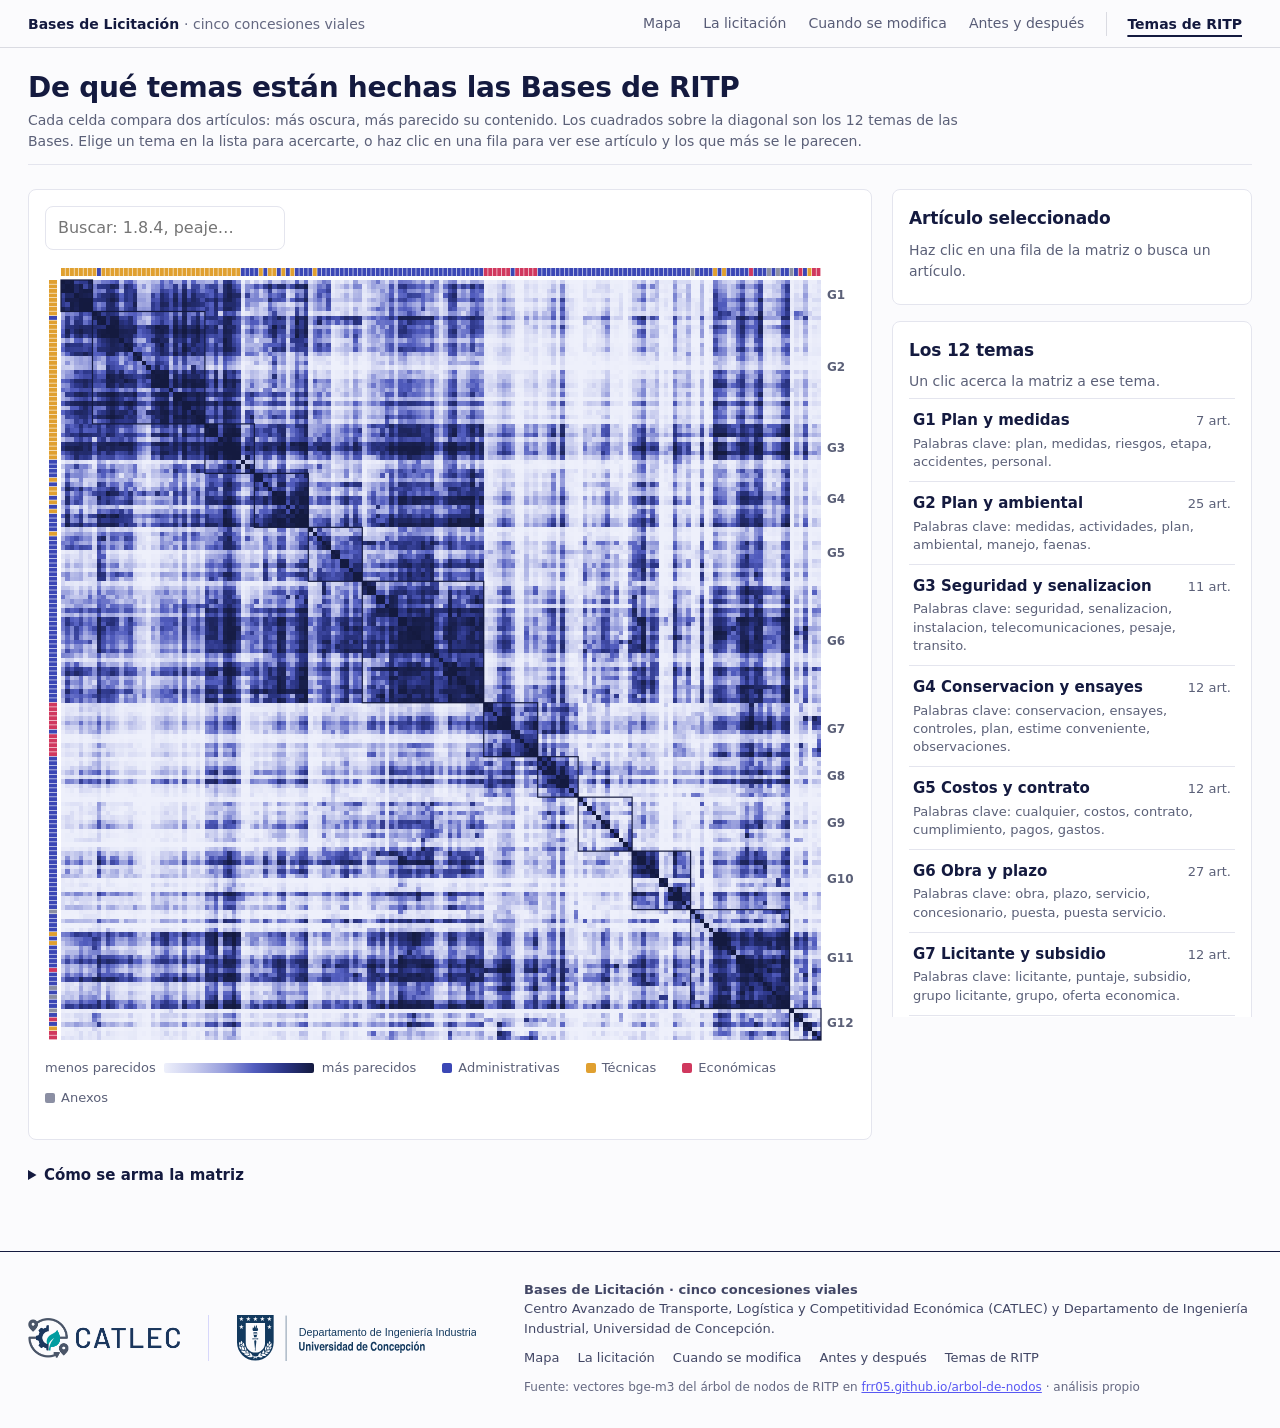
<file: visor/matriz/index.html>
<!DOCTYPE html>
<html lang="es" data-theme="light">
<head>
<meta charset="utf-8">
<meta name="viewport" content="width=device-width, initial-scale=1">
<title>Matriz temática RITP</title>
<link rel="stylesheet" href="../estilo.css">
<link rel="stylesheet" href="../nav.css">
<style>
/* barra y pie alineados con el ancho del contenido (1384 px) */
.sn, .sp { --sn-pad: max(28px, calc((100vw - 1384px) / 2)); }
</style>
<style>
/* Página «Temas de RITP»: la matriz de similitud ocupa la placa izquierda; a la derecha, el artículo elegido y la
   lista de temas. Colores y letra vienen de estilo.css (tinta azul marino, rampa índigo, colores de parte comunes). */
:root {
  --bg: var(--fondo); --plate: var(--papel); --ink: var(--tinta); --ink2: var(--suave); --mut: var(--tenue);
  --rule: var(--linea); --hi: var(--resalte);
  --adm: var(--p-adm); --tec: var(--p-tec); --eco: var(--p-eco); --anx: var(--p-anx);
}
* { box-sizing: border-box; min-width: 0; }
html, body { margin: 0; }
body { background: var(--bg); color: var(--ink); font: 16px/1.5 var(--fuente); overflow-x: clip; }

.band { padding: 24px 28px; }
.wrap { max-width: 1384px; margin: 0 auto; }
header.band .wrap { border-bottom: 1px solid var(--rule); }
h1 { margin: 0 0 6px; font-size: 28px; line-height: 1.15; font-weight: 700; letter-spacing: -.01em; text-wrap: balance; }
.lede { margin: 0; padding-bottom: 12px; max-width: 110ch; color: var(--ink2); font-size: 14px; }
h2 { margin: 0 0 8px; font-size: 17px; font-weight: 600; letter-spacing: -.01em; }
.muted { color: var(--ink2); font-size: 14px; }

/* columnas: matriz | panel */
.main { display: grid; grid-template-columns: minmax(0, 1fr) 360px; gap: 20px; align-items: start; }
.plate { background: var(--plate); border: 1px solid var(--rule); border-radius: 8px; padding: 16px; }

/* controles */
.ctl { display: flex; flex-wrap: wrap; align-items: center; gap: 12px 22px; margin-bottom: 12px; }
input[type=search] {
  width: 240px; min-height: 44px; padding: 8px 12px;
  font: inherit; font-size: 16px; color: var(--ink);
  background: var(--plate); border: 1px solid var(--rule); border-radius: 8px;
}
button {
  min-height: 40px; padding: 8px 12px; cursor: pointer;
  font: inherit; font-size: 14px; color: var(--ink);
  background: var(--plate); border: 1px solid var(--rule); border-radius: 999px;
}
button:hover { border-color: var(--ink); }
button:focus-visible, input:focus-visible { outline: 2px solid var(--acento); outline-offset: 2px; }
#volver[hidden] { display: none; }

/* figura */
.fig { position: relative; touch-action: manipulation; }
#cv { display: block; width: 100%; cursor: crosshair; }
#tip {
  position: absolute; z-index: 2; display: none; pointer-events: none; max-width: 300px;
  padding: 8px 10px; font-size: 13px; line-height: 1.4;
  background: var(--plate); border: 1px solid var(--rule); border-radius: 8px;
  box-shadow: 0 2px 10px rgb(0 0 0 / .12);
}
#tip b { font-variant-numeric: tabular-nums; }

/* leyenda */
.legend { display: flex; flex-wrap: wrap; align-items: center; gap: 10px 26px; margin-top: 12px; font-size: 13px; color: var(--ink2); }
.ramp { display: flex; align-items: center; gap: 8px; }
.ramp i { display: block; width: 150px; height: 10px; border-radius: 2px;
  background: linear-gradient(90deg, #eef0fb, #c8ccee, #979edc, #525dbf, #2b3586, #141a3f); }
.sw { display: inline-block; width: 10px; height: 10px; margin-right: 6px; border-radius: 2px; vertical-align: -1px; }
#err { color: #d03b3b; }

/* panel lateral */
aside {
  display: grid; gap: 16px;
  position: sticky; top: calc(var(--sn-h, 48px) + 12px);
  max-height: calc(100vh - var(--sn-h, 48px) - 24px); overflow: auto;
}
#sel p { margin: 6px 0; font-size: 14px; }
#sel .x { padding-left: 10px; border-left: 2px solid var(--rule); color: var(--ink2); font-size: 13px; line-height: 1.5; }
.lst { margin: 0; padding: 0; list-style: none; }
.lst li { border-top: 1px solid var(--rule); }
.lst button {
  display: flex; align-items: baseline; gap: 10px; width: 100%; min-height: 36px; padding: 6px 2px;
  text-align: left; border: 0; border-radius: 0;
}
.lst .n { flex: none; margin-left: auto; color: var(--ink2); font-size: 13px; font-variant-numeric: tabular-nums; white-space: nowrap; }

/* lista de temas */
.cl { border-top: 1px solid var(--rule); }
.cl > button {
  display: block; width: 100%; min-height: 0; padding: 10px 4px;
  text-align: left; background: none; border: 0; border-radius: 0;
}
.cl > button:hover, .cl.on > button { background: var(--hi); }
.cl h3 { display: flex; align-items: baseline; gap: 8px; margin: 0; font-size: 15px; font-weight: 600; }
.cl h3 .n { margin-left: auto; color: var(--ink2); font-size: 13px; font-weight: 400; font-variant-numeric: tabular-nums; white-space: nowrap; }
.cl .res { display: block; margin: 3px 0 0; color: var(--ink2); font-size: 13px; font-weight: 400; line-height: 1.4; }

/* nota del método */
.note { max-width: 76ch; color: var(--ink2); font-size: 15px; }
.note summary { cursor: pointer; color: var(--ink); font-size: 15px; font-weight: 600; }

@media (max-width: 980px) {
  .main { grid-template-columns: minmax(0, 1fr); }
  aside { position: static; max-height: none; }
}
@media (max-width: 600px) {
  .plate { padding: 10px; }
  input[type=search] { width: 100%; }
}
</style>
</head>
<body>
<header class="band"><div class="wrap">
  <h1>De qué temas están hechas las Bases de RITP</h1>
  <p class="lede">Cada celda compara dos artículos: más oscura, más parecido su contenido. Los cuadrados sobre la diagonal son los <span class="k-temas">12</span> temas de las Bases. Elige un tema en la lista para acercarte, o haz clic en una fila para ver ese artículo y los que más se le parecen.</p>
</div></header>

<main class="band" style="padding-top:0"><div class="wrap main">
  <section class="plate">
    <div class="ctl">
      <input id="q" type="search" placeholder="Buscar: 1.8.4, peaje…" autocomplete="off" aria-label="Buscar artículo">
      <button id="volver" type="button" hidden>← Ver toda la matriz</button>
    </div>
    <div class="fig" id="fig">
      <canvas id="cv" aria-label="Matriz de similitud entre artículos, ordenada por tema"></canvas>
      <div id="tip"></div>
    </div>
    <div class="legend">
      <span class="ramp">menos parecidos <i></i> más parecidos</span>
      <span><span class="sw" style="background:var(--adm)"></span>Administrativas</span>
      <span><span class="sw" style="background:var(--tec)"></span>Técnicas</span>
      <span><span class="sw" style="background:var(--eco)"></span>Económicas</span>
      <span><span class="sw" style="background:var(--anx)"></span>Anexos</span>
    </div>
    <p id="err"></p>
  </section>

  <aside>
    <section class="plate" id="sel">
      <h2>Artículo seleccionado</h2>
      <p class="muted">Haz clic en una fila de la matriz o busca un artículo.</p>
    </section>
    <section class="plate">
      <h2>Los <span class="k-temas">12</span> temas</h2>
      <p class="muted" style="margin:0 0 6px">Un clic acerca la matriz a ese tema.</p>
      <div id="cls"></div>
    </section>
  </aside>
</div></main>

<section class="band" style="padding-top:0"><div class="wrap"><details class="note">
  <summary>Cómo se arma la matriz</summary>
  <p id="metodo"></p>
  <p id="metodo-nombres"></p>
  <p id="metodo-corte"></p>
</details></div></section>

<footer class="pie"><span id="pie-fuente">Fuente: vectores del árbol de nodos de RITP</span> en <a href="https://frr05.github.io/arbol-de-nodos/" target="_blank" rel="noopener">frr05.github.io/arbol-de-nodos</a> · análisis propio</footer>

<script src="datos_RITP.js"></script>
<script>
(function () {
  "use strict";

  // ------------------------------------------------------------------ utilidades
  const $ = sel => document.querySelector(sel);
  const ESCAPES = { "&": "&amp;", "<": "&lt;", ">": "&gt;", '"': "&quot;", "'": "&#39;" };
  const esc = s => String(s).replace(/[&<>"']/g, c => ESCAPES[c]);
  const num = (v, dec = 2) => v.toLocaleString("es-CL", { minimumFractionDigits: dec, maximumFractionDigits: dec });
  const sinTildes = s => s.normalize("NFD").replace(/[̀-ͯ]/g, "").toLowerCase();
  const mayuscula = s => s ? s.charAt(0).toUpperCase() + s.slice(1) : s;

  const VAR_PARTE = { "Administrativas": "--adm", "Técnicas": "--tec", "Económicas": "--eco", "Anexos": "--anx" };
  // rampa de color de las celdas (índigo del estilo común); la oscura queda por si la página cambia de tema
  const RAMPA_CLARA = ["#eef0fb", "#c8ccee", "#979edc", "#525dbf", "#2b3586", "#141a3f"];
  const RAMPA_OSCURA = ["#202226", "#123a6e", "#1c5cab", "#3987e5", "#86b6ef", "#e1eefd"];
  const GAMMA = 1.7;          // el color sigue el percentil del par; con gamma > 1 solo los más parecidos se oscurecen
  const LETRA = 'system-ui, -apple-system, "Segoe UI", sans-serif';

  const cv = $("#cv"), fig = $("#fig"), tip = $("#tip");

  // ------------------------------------------------------------------ estado
  let D = null;               // datos de la concesión
  let n = 0;                  // filas
  let S = null;               // similitud (coseno) en orden de fila, n×n
  let ordenPares = null;      // similitudes de todos los pares i<j, ordenadas (para percentiles)
  let K = 12;                 // corte mostrado
  let grupos = null;          // {lab, rep, coh, tramo:[[desde,hasta]], nombre:[], desc:[]}
  let desde = 0, hasta = 0;   // ventana visible [desde, hasta)
  let elegido = null;         // fila seleccionada
  let sobre = null;           // celda bajo el cursor {i, j}
  let temaActivo = null;      // grupo con zoom
  let imagen = null;          // matriz completa a 1 px por celda

  const temaOscuro = () => {
    const t = document.documentElement.dataset.theme;
    return t ? t === "dark" : matchMedia("(prefers-color-scheme: dark)").matches;
  };
  const rgb = h => [parseInt(h.slice(1, 3), 16), parseInt(h.slice(3, 5), 16), parseInt(h.slice(5, 7), 16)];
  // color calculado de una variable CSS (las de parte son var() anidadas)
  function colorDe(variable) {
    const prueba = document.createElement("i");
    prueba.style.color = `var(${variable})`;
    document.body.appendChild(prueba);
    const c = getComputedStyle(prueba).color;
    prueba.remove();
    return c;
  }

  // ------------------------------------------------------------------ percentiles
  function percentil(v) {                     // fracción de pares con similitud menor que v
    let a = 0, b = ordenPares.length;
    while (a < b) { const m = (a + b) >> 1; if (ordenPares[m] < v) a = m + 1; else b = m; }
    return a / ordenPares.length;
  }

  function armarImagen() {
    const paradas = (temaOscuro() ? RAMPA_OSCURA : RAMPA_CLARA).map(rgb);
    const tramos = paradas.length - 1;
    const lienzo = document.createElement("canvas");
    lienzo.width = lienzo.height = n;
    const ctx = lienzo.getContext("2d");
    const datos = ctx.createImageData(n, n);
    for (let p = 0; p < n * n; p++) {
      const t = Math.pow(Math.min(1, percentil(S[p])), GAMMA) * tramos;
      const k = Math.min(tramos - 1, Math.floor(t)), f = t - k;
      const c0 = paradas[k], c1 = paradas[k + 1];
      datos.data[4 * p] = c0[0] + (c1[0] - c0[0]) * f;
      datos.data[4 * p + 1] = c0[1] + (c1[1] - c0[1]) * f;
      datos.data[4 * p + 2] = c0[2] + (c1[2] - c0[2]) * f;
      datos.data[4 * p + 3] = 255;
    }
    ctx.putImageData(datos, 0, 0);
    imagen = lienzo;
  }

  // ------------------------------------------------------------------ nombres de los temas
  // Si el corte trae `nombre` (generado automáticamente) se usa; si no, se arma con sus 3 primeras palabras clave.
  function nombresDelCorte(c, k) {
    const out = [];
    for (let g = 0; g < k; g++) {
      const dado = Array.isArray(c.nombre) ? c.nombre[g] : null;
      if (dado && String(dado).trim()) { out.push(String(dado).trim()); continue; }
      const kw = (c.kw && c.kw[g]) || [];
      out.push(kw.length ? mayuscula(kw.slice(0, 3).join(", ")) : "");
    }
    return out;
  }
  // Descripción breve: la del corte si existe; si no, sus palabras clave y un aviso cuando el grupo es poco cohesionado.
  function descripcionesDelCorte(c, k) {
    const coh = c.coh || [];
    const media = coh.reduce((a, b) => a + b, 0) / (coh.length || 1);
    const de = Math.sqrt(coh.reduce((a, b) => a + (b - media) ** 2, 0) / (coh.length || 1));
    const minimo = coh.length ? Math.min.apply(null, coh) : null;
    const out = [];
    for (let g = 0; g < k; g++) {
      const dada = Array.isArray(c.desc) ? c.desc[g] : null;
      if (dada && String(dada).trim()) { out.push(String(dada).trim()); continue; }
      const kw = (c.kw && c.kw[g]) || [];
      let txt = kw.length ? `Palabras clave: ${kw.join(", ")}.` : "";
      if (coh.length > 2 && coh[g] === minimo) txt += " El grupo menos cohesionado.";
      else if (coh.length > 2 && coh[g] < media - de) txt += " Grupo poco cohesionado.";
      out.push(txt.trim());
    }
    return out;
  }
  const nombreTema = g => {
    const nom = grupos && grupos.nombre[g];
    return nom ? `G${g + 1} ${nom}` : `G${g + 1}`;
  };

  function usarCorte(k) {
    const c = D.cortes[k] || D.cortes[String(k)];
    K = +k;
    grupos = { lab: c.lab, rep: c.rep, coh: c.coh, tramo: [], nombre: nombresDelCorte(c, K), desc: descripcionesDelCorte(c, K) };
    c.lab.forEach((g, i) => {
      if (!grupos.tramo[g]) grupos.tramo[g] = [i, i];
      else grupos.tramo[g][1] = i;
    });
    if (temaActivo != null && temaActivo >= K) temaActivo = null;
    document.querySelectorAll(".k-temas").forEach(el => { el.textContent = K; });
    pintarTemas();
    if (elegido != null) elegir(elegido);
    verTodo();
  }

  // ------------------------------------------------------------------ geometría del dibujo
  function medidas() {
    const ancho = fig.clientWidth, len = hasta - desde, cerca = len < n;
    const izq = cerca && ancho > 420 ? Math.min(360, Math.round(ancho * 0.42)) : 16;   // espacio para rótulos de fila
    const der = 34;                          // rótulos G1…Gk
    const franja = 4;                        // franja de partes arriba
    const arriba = franja + 14;
    const lado = Math.max(120, Math.min(ancho - izq - der, cerca ? Math.min(760, len * 30) : 900));
    return { ancho, izq, der, franja, arriba, lado, celda: lado / len, alto: arriba + lado + 6 };
  }

  function dibujar() {
    if (!D) return;
    const m = medidas(), dpr = window.devicePixelRatio || 1;
    cv.style.height = m.alto + "px";
    cv.width = Math.round(m.ancho * dpr);
    cv.height = Math.round(m.alto * dpr);
    const ctx = cv.getContext("2d");
    ctx.setTransform(dpr, 0, 0, dpr, 0, 0);
    ctx.clearRect(0, 0, m.ancho, m.alto);

    const tinta = getComputedStyle(document.body).color, tinta2 = colorDe("--ink2");
    const len = hasta - desde;
    const X = j => m.izq + (j - desde) * m.celda;
    const Y = i => m.arriba + (i - desde) * m.celda;
    const grueso = Math.max(1, m.celda - (m.celda > 4 ? 0.6 : 0));

    // celdas
    ctx.imageSmoothingEnabled = false;
    ctx.drawImage(imagen, desde, desde, len, len, m.izq, m.arriba, m.lado, m.lado);

    // franjas con la parte de las Bases (izquierda y arriba)
    const colorParte = {};
    Object.keys(VAR_PARTE).forEach(p => { colorParte[p] = colorDe(VAR_PARTE[p]); });
    for (let i = desde; i < hasta; i++) {
      ctx.fillStyle = colorParte[D.arts[i].p] || colorDe("--mut");
      ctx.fillRect(m.izq - 12, Y(i), 8, grueso);
      ctx.fillRect(X(i), m.franja + 2, grueso, 8);
    }

    // cajas de los temas y su rótulo a la derecha
    ctx.font = `600 12px ${LETRA}`;
    ctx.textBaseline = "middle";
    grupos.tramo.forEach(([a, b], g) => {
      const ini = Math.max(a, desde), fin = Math.min(b + 1, hasta);
      if (ini >= fin) return;
      const tam = (fin - ini) * m.celda;
      ctx.strokeStyle = tinta;
      ctx.lineWidth = g === temaActivo ? 2.5 : 1.2;
      ctx.strokeRect(X(ini), Y(ini), tam, tam);
      if (tam >= 12) {
        ctx.fillStyle = g === temaActivo ? tinta : tinta2;
        ctx.textAlign = "left";
        ctx.fillText("G" + (g + 1), m.izq + m.lado + 6, Y(ini) + tam / 2);
      }
    });

    // rótulos de fila cuando hay zoom y caben
    if (m.izq > 30 && m.celda >= 11) {
      ctx.font = `${Math.min(13, m.celda - 1)}px ${LETRA}`;
      ctx.textAlign = "right";
      const maximo = m.izq - 20;
      for (let i = desde; i < hasta; i++) {
        const completo = D.arts[i].a + " " + D.arts[i].t;
        let s = completo;
        while (s.length > 6 && ctx.measureText(s).width > maximo) s = s.slice(0, -2);
        if (s !== completo) s = s.trimEnd() + "…";
        ctx.fillStyle = i === elegido ? tinta : tinta2;
        ctx.fillText(s, m.izq - 16, Y(i) + m.celda / 2);
      }
    }

    // cruz de la fila elegida
    if (elegido != null && elegido >= desde && elegido < hasta) {
      ctx.strokeStyle = tinta;
      ctx.lineWidth = 1.5;
      ctx.strokeRect(m.izq, Y(elegido), m.lado, m.celda);
      ctx.strokeRect(X(elegido), m.arriba, m.celda, m.lado);
    }
    // celda bajo el cursor
    if (sobre) {
      ctx.strokeStyle = temaOscuro() ? "#fff" : "#000";
      ctx.lineWidth = 1.5;
      ctx.strokeRect(X(sobre.j) - 1, Y(sobre.i) - 1, m.celda + 2, m.celda + 2);
    }
  }

  // ------------------------------------------------------------------ interacción con la matriz
  function celdaEn(ev) {
    const r = cv.getBoundingClientRect(), m = medidas();
    const mx = ev.clientX - r.left, my = ev.clientY - r.top;
    const i = desde + Math.floor((my - m.arriba) / m.celda);
    const j = desde + Math.floor((mx - m.izq) / m.celda);
    return {
      i: my >= m.arriba && i >= desde && i < hasta ? i : null,
      j: mx >= m.izq && j >= desde && j < hasta ? j : null,
      mx, my,
    };
  }

  function ocultarTip() { tip.style.display = "none"; sobre = null; dibujar(); }

  function mostrarTip(c) {
    if (c.i == null || c.j == null) { ocultarTip(); return; }
    sobre = { i: c.i, j: c.j };
    const A = D.arts[c.i], B = D.arts[c.j], v = S[c.i * n + c.j];
    if (c.i === c.j) {
      tip.innerHTML = `<b>${esc(A.a)}</b> ${esc(A.t)}<br>G${grupos.lab[c.i] + 1}, ${esc(A.p.toLowerCase())}`;
    } else {
      const mismo = grupos.lab[c.i] === grupos.lab[c.j] ? " (mismo grupo)" : "";
      tip.innerHTML = `<b>${esc(A.a)}</b> ${esc(A.t)}<br><b>${esc(B.a)}</b> ${esc(B.t)}<br>` +
        `Similitud <b>${num(v)}</b>, más que el ${Math.round(100 * percentil(v))} % de los pares${mismo}`;
    }
    tip.style.display = "block";
    const w = tip.offsetWidth, h = tip.offsetHeight;
    tip.style.left = Math.min(fig.clientWidth - w - 4, Math.max(0, c.mx + 14)) + "px";
    tip.style.top = (c.my + 16 + h > fig.clientHeight ? c.my - h - 12 : c.my + 16) + "px";
    dibujar();
  }

  function elegir(i, desplazar) {
    elegido = i;
    const A = D.arts[i];
    const vecinos = [];
    for (let j = 0; j < n; j++) if (j !== i) vecinos.push(j);
    vecinos.sort((a, b) => S[i * n + b] - S[i * n + a]);
    const top = vecinos.slice(0, 8);
    const enSuGrupo = top.filter(j => grupos.lab[j] === grupos.lab[i]).length;
    const color = VAR_PARTE[A.p] || "--mut";
    $("#sel").innerHTML =
      `<h2>${esc(A.a)} ${esc(A.t)}</h2>` +
      `<p class="muted"><span class="sw" style="background:var(${color})"></span>Bases ${esc(A.p)}, grupo ${esc(nombreTema(grupos.lab[i]))}, ${A.f} fragmentos</p>` +
      `<p class="x">${esc(A.x)}${A.x.length >= 420 ? "…" : ""}</p>` +
      `<p style="margin-top:12px"><b>Más parecidos</b> <span class="muted">(${enSuGrupo} de 8 en su mismo grupo)</span></p>` +
      `<ul class="lst">` + top.map(j =>
        `<li><button type="button" data-i="${j}"><span>${esc(D.arts[j].a)} ${esc(D.arts[j].t)}</span>` +
        `<span class="n">${num(S[i * n + j])} G${grupos.lab[j] + 1}</span></button></li>`).join("") + `</ul>`;
    if (desplazar && window.innerWidth <= 980) $("#sel").scrollIntoView({ behavior: "smooth", block: "start" });
    dibujar();
  }

  function pintarTemas() {
    $("#cls").innerHTML = grupos.tramo.map(([a, b], g) => {
      const on = g === temaActivo;
      const desc = grupos.desc[g] ? `<span class="res">${esc(grupos.desc[g])}</span>` : "";
      return `<div class="cl${on ? " on" : ""}"><button type="button" data-c="${g}" aria-pressed="${on}">` +
        `<h3>${esc(nombreTema(g))}<span class="n">${b - a + 1} art.</span></h3>${desc}</button></div>`;
    }).join("");
  }

  function acercarA(g) {
    temaActivo = g;
    const [a, b] = grupos.tramo[g];
    const margen = Math.max(2, Math.round((b - a + 1) * 0.15));
    desde = Math.max(0, a - margen);
    hasta = Math.min(n, b + 1 + margen);
    $("#volver").hidden = false;
    pintarTemas();
    dibujar();
    if (window.innerWidth <= 980) fig.scrollIntoView({ behavior: "smooth", block: "start" });
  }

  function verTodo() {
    desde = 0; hasta = n; temaActivo = null;
    $("#volver").hidden = true;
    pintarTemas();
    dibujar();
  }

  // ------------------------------------------------------------------ textos que dependen del modelo
  function textosDelModelo() {
    const modelo = String(D.modelo || "");
    const esTfidf = /tf-?idf|lsa/i.test(modelo);
    const esBge = /bge-m3/i.test(modelo);
    let rep, agrupa, pie;
    if (esTfidf) {
      rep = "Cada fragmento de las Bases (incisos, párrafos y tablas) se representa por sus palabras con tf-idf, y esos " +
        "vectores se reducen con LSA (análisis semántico latente, una descomposición en valores singulares) para que " +
        "palabras que suelen aparecer juntas cuenten como parecidas. La similitud sale de tf-idf + LSA sobre los " +
        "fragmentos; no se usa un modelo de lenguaje como bge-m3.";
      agrupa = "El corte en grupos sale solo de esos vectores: no se usa el índice de las Bases para agrupar.";
      pie = "Fuente: tf-idf + LSA sobre los fragmentos del árbol de nodos de RITP";
    } else if (esBge) {
      rep = "Cada fragmento de las Bases (incisos, párrafos y tablas) tiene un vector de 1.024 números calculado con el modelo bge-m3.";
      agrupa = "El corte en grupos sale solo de esos vectores: no se usan palabras clave ni el índice de las Bases para agrupar.";
      pie = "Fuente: vectores bge-m3 del árbol de nodos de RITP";
    } else {
      rep = `Cada fragmento de las Bases (incisos, párrafos y tablas) tiene un vector calculado con el modelo ${modelo || "de similitud"}.`;
      agrupa = "El corte en grupos sale solo de esos vectores: no se usa el índice de las Bases para agrupar.";
      pie = `Fuente: vectores ${modelo || "de similitud"} del árbol de nodos de RITP`;
    }
    $("#metodo").textContent = rep + " Los vectores de un mismo artículo x.y.z se promedian, y la similitud entre dos " +
      "artículos es el coseno entre sus promedios. Filas y columnas van en el orden del dendrograma (agrupamiento de " +
      "Ward), por eso los temas aparecen como bloques sobre la diagonal. " + agrupa +
      " La sección de cada artículo se muestra en las franjas de color solo para comparar.";

    const c = D.cortes[K] || D.cortes[String(K)];
    $("#metodo-nombres").textContent = Array.isArray(c.nombre)
      ? "Los nombres de los temas se generan automáticamente a partir del contenido de cada grupo; no están escritos a mano."
      : "Cada tema se nombra con sus tres términos más característicos (tf-idf), sin edición manual; la descripción lista sus seis términos.";

    const ks = Object.keys(D.cortes).map(Number).sort((a, b) => a - b);
    const rango = ks.length > 1 ? `entre ${ks[0]} y ${ks[ks.length - 1]}` : `de ${ks[0]}`;
    $("#metodo-corte").textContent = esBge
      ? `La separación entre grupos es gradual: ningún número de grupos ${rango} los separa con nitidez. Se muestra el corte en ${K}, que es el que mejor se lee.`
      : `Se calcularon cortes con un número de grupos ${rango}. Se muestra el corte en ${K}.`;

    $("#pie-fuente").textContent = pie;   // el pie ya puede estar dentro del de nav.js; el nodo es el mismo
  }

  // ------------------------------------------------------------------ arranque
  function iniciar(datos) {
    D = datos;
    n = D.arts.length;
    S = Float32Array.from(D.S, v => v / 1000);
    const pares = new Float32Array(n * (n - 1) / 2);
    let p = 0;
    for (let i = 0; i < n; i++) for (let j = i + 1; j < n; j++) pares[p++] = S[i * n + j];
    ordenPares = pares.sort();
    armarImagen();
    hasta = n;
    const ks = Object.keys(D.cortes).map(Number).sort((a, b) => a - b);
    const k = ks.includes(12) ? 12 : ks[Math.floor(ks.length / 2)];
    K = k;
    textosDelModelo();
    usarCorte(k);
    new ResizeObserver(() => dibujar()).observe(fig);
  }

  cv.addEventListener("mousemove", ev => mostrarTip(celdaEn(ev)));
  cv.addEventListener("mouseleave", ocultarTip);
  cv.addEventListener("click", ev => {
    if (!D) return;
    const c = celdaEn(ev);
    if (c.i == null) return;
    elegir(c.i, true);
    if (ev.pointerType === "touch" || matchMedia("(hover: none)").matches) mostrarTip(c);
  });
  $("#volver").addEventListener("click", verTodo);
  document.addEventListener("keydown", ev => { if (ev.key === "Escape" && D && hasta - desde < n) verTodo(); });
  document.addEventListener("click", ev => {
    const b = ev.target.closest("button[data-i], button[data-c]");
    if (!b || !D) return;
    if (b.hasAttribute("data-c")) { acercarA(+b.dataset.c); return; }
    const i = +b.dataset.i;
    if (i < desde || i >= hasta) verTodo();
    elegir(i, true);
  });
  $("#q").addEventListener("change", ev => {
    const bruto = ev.target.value.trim(), q = sinTildes(bruto);
    if (!q || !D) return;
    let i = D.arts.findIndex(A => sinTildes(A.a) === q);                     // primero, número exacto
    if (i < 0) i = D.arts.findIndex(A => sinTildes(`${A.a} ${A.t} ${A.x}`).includes(q));
    if (i < 0) {
      $("#sel").innerHTML = `<h2>Sin resultados</h2><p class="muted">Ningún artículo contiene «${esc(bruto)}».</p>`;
      return;
    }
    acercarA(grupos.lab[i]);
    elegir(i, true);
  });

  const cambioDeTema = () => { if (D) { armarImagen(); dibujar(); } };
  new MutationObserver(cambioDeTema).observe(document.documentElement, { attributes: true, attributeFilter: ["data-theme"] });
  matchMedia("(prefers-color-scheme: dark)").addEventListener("change", cambioDeTema);

  // datos_RITP.js funciona con file://; si no está, se prueba el JSON (requiere servidor)
  const dado = window.MATRIZ && window.MATRIZ.RITP;
  if (dado) iniciar(dado);
  else fetch("datos_RITP.json").then(r => r.json()).then(iniciar)
    .catch(() => { $("#err").textContent = "No se pudieron cargar los datos de la matriz."; });
})();
</script>
<script src="../nav.js"></script>
</body>
</html>
</file>
<file: _original/tablero.css>
/* Colores y tokens compartidos con visor/estilo.css (explorador y matriz): si cambias uno aquí, cámbialo allá. */
:root {
  --tinta: #141a3f; --suave: #5b6078; --linea: #e4e5ee; --fondo: #fbfbfd; --papel: #ffffff;
  --acento: #3b47b5; --lic: #3b47b5; --con: #c8cad4;
  font-family: system-ui, -apple-system, "Segoe UI", Roboto, sans-serif;
  color: var(--tinta); background: var(--fondo);
}
* { box-sizing: border-box; }
body { margin: 0 auto; max-width: 1440px; padding: 24px 28px 40px; }
h1 { font-size: 28px; line-height: 1.15; margin: 0 0 6px; letter-spacing: -0.01em; }
h2 { font-size: 17px; margin: 0 0 4px; }
h3 { font-size: 13px; text-transform: uppercase; letter-spacing: .04em; color: var(--suave); margin: 18px 0 6px; }
p { margin: 0; }
button, input { font: inherit; color: inherit; }

.cab { display: flex; justify-content: space-between; align-items: flex-start; gap: 24px; border-bottom: 1px solid var(--tinta); padding-bottom: 12px; }
.sub { color: var(--suave); font-size: 14px; }
.explorador { white-space: nowrap; color: var(--tinta); font-weight: 600; font-size: 14px; text-decoration: none; border: 1px solid var(--linea); border-radius: 999px; padding: 6px 12px; background: var(--papel); }
.explorador:hover { border-color: var(--tinta); }

/* controles */
.controles { position: sticky; top: var(--sn-h, 48px); z-index: 5; background: var(--fondo); display: flex; flex-wrap: wrap; gap: 12px 20px; align-items: center; padding: 12px 0; border-bottom: 1px solid var(--linea); }
.concs { display: flex; flex-wrap: wrap; gap: 6px; }
.concs button { display: inline-flex; align-items: center; gap: 6px; border: 1px solid var(--linea); background: var(--papel); border-radius: 999px; padding: 6px 12px; cursor: pointer; font-size: 14px; }
.concs button .pt { width: 10px; height: 10px; border-radius: 50%; }
.concs button[aria-pressed="true"] { background: var(--tinta); color: #fff; border-color: var(--tinta); }
.buscar { position: relative; flex: 1 1 260px; max-width: 420px; }
.buscar input { width: 100%; padding: 7px 12px; border: 1px solid var(--linea); border-radius: 8px; background: var(--papel); }
.buscar input:focus { outline: 2px solid var(--acento); outline-offset: 0; }
#sugerencias { position: absolute; left: 0; right: 0; top: calc(100% + 4px); list-style: none; margin: 0; padding: 4px; background: var(--papel); border: 1px solid var(--linea); border-radius: 8px; box-shadow: 0 8px 24px rgba(20, 26, 63, .12); max-height: 360px; overflow: auto; }
#sugerencias li { padding: 6px 8px; border-radius: 6px; cursor: pointer; font-size: 14px; display: flex; gap: 8px; align-items: baseline; }
#sugerencias li[aria-selected="true"], #sugerencias li:hover { background: #eef0fb; }
#sugerencias .cod { font-size: 11px; font-weight: 700; color: #fff; border-radius: 4px; padding: 1px 5px; }

/* mapa y ficha */
.principal { display: grid; grid-template-columns: minmax(0, 1fr) 400px; gap: 24px; margin-top: 18px; }
.mapa-cab p { color: var(--suave); font-size: 13px; }
.mapa { min-height: 680px; position: relative; }
.rotulos { position: absolute; inset: 0; pointer-events: none; }
.rotulo { position: absolute; transform: translate(-50%, -100%); white-space: nowrap; font-size: 12px; font-weight: 600; color: var(--tinta);
  background: rgba(255, 255, 255, .92); border: 1px solid var(--c); border-radius: 4px; padding: 1px 6px; }
.rotulo.sel { font-size: 13px; background: var(--tinta); color: #fff; border-color: var(--tinta); }
.aro { position: absolute; border: 2px solid var(--tinta); border-radius: 50%; }
.ficha { border-left: 1px solid var(--linea); padding-left: 20px; max-height: calc(100vh - var(--sn-h, 48px) - var(--alto-controles, 64px) - 16px); overflow: auto; position: sticky; top: calc(var(--sn-h, 48px) + var(--alto-controles, 64px) + 8px); align-self: start; font-size: 14px; }
.ficha .vacia p { color: var(--suave); margin-bottom: 10px; }
.chip { display: inline-flex; align-items: center; gap: 5px; border: 1px solid var(--linea); background: var(--papel); border-radius: 999px; padding: 3px 9px; margin: 0 4px 6px 0; cursor: pointer; font-size: 13px; text-align: left; }
.chip:hover { border-color: var(--tinta); }
.chip .pt, .etiq .pt { width: 8px; height: 8px; border-radius: 50%; flex: none; }
.etiq { display: inline-flex; align-items: center; gap: 6px; font-size: 12px; font-weight: 700; color: var(--suave); }
.ficha h2 { font-size: 19px; line-height: 1.25; margin: 6px 0 2px; }
.ficha .parte { color: var(--suave); font-size: 13px; }
.cerrar { float: right; border: 0; background: none; font-size: 20px; cursor: pointer; color: var(--suave); }
.nums { display: grid; grid-template-columns: repeat(3, 1fr); gap: 8px; margin: 14px 0 4px; }
.nums div { background: var(--papel); border: 1px solid var(--linea); border-radius: 8px; padding: 8px; }
.nums b { display: block; font-size: 20px; font-variant-numeric: tabular-nums; }
.nums span { font-size: 12px; color: var(--suave); }
.hist { list-style: none; margin: 0; padding: 0; }
.hist li { border: 1px solid var(--linea); border-radius: 8px; padding: 8px 10px; margin-bottom: 6px; background: var(--papel); cursor: pointer; }
.hist li:hover { border-color: var(--tinta); }
.hist li[aria-current="true"] { border-color: var(--acento); box-shadow: inset 3px 0 0 var(--acento); }
.hist li.futuro { opacity: .4; }
.hist .f { font-size: 12px; color: var(--suave); display: flex; gap: 6px; align-items: center; flex-wrap: wrap; }
.hist .txt { font-size: 13px; margin-top: 4px; color: #33384f; }
.fase { font-size: 11px; font-weight: 700; border-radius: 4px; padding: 1px 6px; }
.fase.lic { background: #e6e8f8; color: var(--lic); }
.fase.con { background: #ececf1; color: #555a70; }
.efecto { margin: 10px 0 4px; }
.efecto h3 { margin-top: 10px; }
.efecto h3:first-child { margin-top: 0; }
.efecto .quien { font-size: 13px; color: var(--suave); margin-bottom: 6px; }
.otras { list-style: none; margin: 0; padding: 0; }
.otras li { display: grid; grid-template-columns: 1fr auto; gap: 2px 8px; padding: 6px 0; border-top: 1px solid var(--linea); }
.otras li:first-child { border-top: 0; }
.otras .si { color: var(--acento); font-weight: 700; font-size: 12px; white-space: nowrap; }
.otras .no { color: var(--suave); font-size: 12px; white-space: nowrap; }
.mini { margin-top: 6px; }
.mas { border: 0; background: none; color: var(--acento); cursor: pointer; padding: 0; font-size: 13px; }

/* gráficos */
.graficos { display: grid; grid-template-columns: repeat(2, minmax(0, 1fr)); gap: 28px 32px; margin-top: 28px; border-top: 1px solid var(--linea); padding-top: 18px; }
.g.ancho { grid-column: 1 / -1; }
.g [data-key], .g .pa-bar, .g rect[data-tip] { cursor: pointer; }

@media (max-width: 1000px) {
  .principal { grid-template-columns: 1fr; }
  .ficha { position: static; max-height: none; border-left: 0; padding-left: 0; border-top: 1px solid var(--linea); padding-top: 14px; }
  .graficos { grid-template-columns: 1fr; }
  .cab { flex-direction: column; }
}

.principal, .ficha, .g { scroll-margin-top: calc(var(--sn-h, 48px) + var(--alto-controles, 64px) + 12px); }

/* filtros segmentados y filtros activos */
.seg { display: inline-flex; border: 1px solid var(--linea); border-radius: 8px; overflow: hidden; background: var(--papel); }
.seg button { border: 0; background: none; padding: 6px 10px; cursor: pointer; font-size: 13px; border-left: 1px solid var(--linea); }
.seg button:first-child { border-left: 0; }
.seg button[aria-pressed="true"] { background: var(--tinta); color: #fff; }
.seg.chico { margin-bottom: 6px; }
.seg.chico button { padding: 4px 9px; font-size: 12px; }
.activos { flex-basis: 100%; display: flex; flex-wrap: wrap; gap: 6px; align-items: center; min-height: 0; }
.activos:empty { display: none; }
.activos .f { display: inline-flex; align-items: center; gap: 6px; background: #eef0fb; color: var(--tinta); border: 0; border-radius: 999px; padding: 3px 6px 3px 10px; font-size: 13px; cursor: pointer; }
.activos .f b { font-weight: 700; }
.activos .f span.x { width: 18px; height: 18px; border-radius: 50%; display: inline-grid; place-items: center; background: rgba(20, 26, 63, .1); }
.activos .limpiar { border: 0; background: none; color: var(--acento); cursor: pointer; font-size: 13px; text-decoration: underline; }
.pista { margin-top: 26px; font-size: 13px; color: var(--suave); }
.graficos { margin-top: 8px; }
.g .pa-key, .g [data-tip] { cursor: pointer; }
.ver-explorador { display: inline-block; margin-top: 6px; font-size: 13px; color: var(--acento); }
.hist li .no-pasa { font-size: 11px; color: var(--suave); }

/* conexiones del mapa */
.mapa-cab .seg { margin: 6px 0; }
/* detalle bajo cada gráfico: filas que se abren */
.detalle { margin-top: 8px; font-size: 13px; }
.detalle:empty { display: none; }
.detalle > h3 { margin: 6px 0; }
.detalle details { border-top: 1px solid var(--linea); }
.detalle details:last-of-type { border-bottom: 1px solid var(--linea); }
.detalle summary { cursor: pointer; padding: 7px 2px; display: flex; gap: 8px; align-items: baseline; list-style: none; }
.detalle summary::-webkit-details-marker { display: none; }
.detalle summary::before { content: "▸"; color: var(--suave); width: 10px; flex: none; }
.detalle details[open] summary::before { content: "▾"; }
.detalle summary .pt { width: 8px; height: 8px; border-radius: 50%; flex: none; align-self: center; }
.detalle summary .q { color: var(--suave); margin-left: auto; white-space: nowrap; font-variant-numeric: tabular-nums; }
.detalle .cuerpo { padding: 4px 0 10px 18px; }
.detalle .cuerpo ul { margin: 0; padding: 0; list-style: none; }
.detalle .cuerpo li { padding: 4px 0; border-top: 1px dashed var(--linea); }
.detalle .cuerpo li:first-child { border-top: 0; }
.detalle .cuerpo .txt { color: #33384f; margin-top: 2px; }
.detalle .abrir { border: 0; background: none; color: var(--acento); cursor: pointer; padding: 0; font-size: 13px; }
.detalle .mas-filas { margin-top: 6px; }
.detalle .cuerpo ul { max-height: 420px; overflow: auto; }
.mapa-tabs { display: flex; flex-wrap: wrap; gap: 8px; align-items: center; margin: 4px 0 6px; }
#mapa-concs button .pt { display: inline-block; width: 8px; height: 8px; border-radius: 50%; margin-right: 5px; vertical-align: 0; }
#mapa-ayuda .mue { display: inline-block; width: 10px; height: 10px; border-radius: 50%; vertical-align: -1px; }
/* las ediciones de un cambio (párrafos y textos que dejó el acto en el artículo) */
ol.ed { margin: 4px 0 2px; padding-left: 18px; font-size: 12.5px; line-height: 1.4; color: var(--tinta); }
ol.ed li { margin: 2px 0; padding: 0; border: 0; }
ol.ed .quien { font-weight: 600; }
.et-color { font-size: 12px; color: var(--suave); margin-left: 6px; }
#mapa-ayuda .rampa { display: inline-block; width: 70px; height: 9px; border-radius: 5px; vertical-align: -1px; }

/* resumen de la concesión (la ficha sin artículo abierto) */
.resumen h2 { font-size: 21px; margin: 6px 0 2px; }
.rank { list-style: none; margin: 0; padding: 0; }
.rank li { display: flex; align-items: center; gap: 8px; padding: 2px 0; }
.rank .chip { margin: 0; }
.rank .pos { width: 18px; text-align: right; font-variant-numeric: tabular-nums; color: var(--suave); font-size: 12px; flex: none; }
.rank .q { margin-left: auto; font-size: 12px; color: var(--suave); white-space: nowrap; font-variant-numeric: tabular-nums; }
.sube, .baja, .igual { font-size: 11px; font-weight: 700; border-radius: 4px; padding: 0 4px; margin-left: 4px; }
.sube { background: #e2f4ec; color: #1d7a55; }
.baja { background: #fbe6ea; color: #b02a4c; }
.igual { color: var(--suave); }
.pie-ficha { margin-top: 14px; }

/* antes y después */
.efecto.ad .nums { margin: 6px 0; }
.efecto.ad .nums div { background: var(--papel); }
.efecto.ad .nums b { font-size: 16px; }
.badge { display: inline-block; font-size: 11px; font-weight: 700; border-radius: 4px; padding: 1px 6px; background: #e6e8f8; color: var(--lic); }
.badge.simp { background: #e2f4ec; color: #1d7a55; }
.badge.dudoso { background: #fdf0d9; color: #8a5a00; }
.ad-texto summary { cursor: pointer; font-size: 13px; color: var(--acento); margin-top: 8px; }
.ad-texto h4, .detalle h4 { font-size: 12px; margin: 10px 0 2px; color: var(--suave); }
.diff { font-size: 13px; line-height: 1.6; color: #33384f; background: var(--papel); border: 1px solid var(--linea); border-radius: 8px; padding: 8px 10px; margin-top: 6px; max-height: 340px; overflow: auto; }
.diff del, .ad-texto summary del { background: #fbe6ea; color: var(--tinta); text-decoration: line-through; text-decoration-color: #d0385e; }
.diff ins, .ad-texto summary ins { background: #e2f4ec; color: var(--tinta); text-decoration: underline; text-decoration-color: #1d7a55; }
.diff .omit { color: var(--suave); font-size: 12px; }
.graficos .seccion { grid-column: 1 / -1; margin: 12px 0 -12px; padding-top: 16px; border-top: 1px solid var(--linea); font-size: 19px; }
.graficos .seccion span { font-weight: 400; color: var(--suave); font-size: 14px; }

/* simetría: controles centrados (concesiones arriba; fase · buscar · tipo abajo) */
/* una sola fila: concesiones y buscador (los filtros activos, debajo, solo si hay) */
.controles { display: grid; grid-template-columns: auto minmax(240px, 380px); grid-template-areas: "concs buscar" "activos activos"; gap: 8px 16px; align-items: center; justify-content: center; padding: 10px 0; }
.controles .concs { grid-area: concs; justify-content: center; }
.controles .buscar { grid-area: buscar; max-width: none; width: 100%; }
.controles .activos { grid-area: activos; justify-content: center; }
/* simetría: cada par de gráficos con la misma franja de controles, el mismo alto y un detalle del mismo alto */
.graficos .g:not(.ancho) { display: grid; grid-template-rows: 34px auto auto; align-content: start; }
.graficos .g:not(.ancho) > .seg { grid-row: 1; justify-self: start; align-self: center; }
.graficos .g:not(.ancho) > div[id^="g-"] { grid-row: 2; }
.graficos .g:not(.ancho) > .detalle { grid-row: 3; height: 330px; overflow: auto; }
.graficos .seccion { grid-column: 1 / -1; }
@media (max-width: 1000px) {
  .controles { grid-template-columns: 1fr; grid-template-areas: "concs" "buscar" "activos"; justify-items: center; }
  .graficos .g:not(.ancho) > .detalle { height: auto; max-height: 420px; }
}

/* comunidades: leyenda clicable bajo la ayuda del mapa y nombres sobre el mapa */
#mapa-ayuda .coms, .ficha .coms { display: flex; flex-wrap: wrap; gap: 4px 6px; margin-top: 6px; }
#mapa-ayuda .com, .ficha .com { font: inherit; font-size: 12px; border: 1px solid var(--linea, #e3e5ee); background: #fff; border-radius: 999px; padding: 2px 9px; cursor: pointer; color: var(--tinta); }
#mapa-ayuda .com span, .ficha .com > span:last-child { color: #8a8fa3; font-variant-numeric: tabular-nums; }
#mapa-ayuda .com.on, .ficha .com.on { border-color: var(--tinta); font-weight: 600; }
#mapa-ayuda .com.off { opacity: 0.45; }
.rotulo.com { pointer-events: auto; cursor: pointer; transform: translate(-50%, -100%); font: inherit; font-size: 12px; font-weight: 700; background: rgba(255,255,255,0.82); border: 0; border-radius: 4px; padding: 1px 6px; text-shadow: 0 0 3px #fff; }

/* ficha: la licitación primero, sus cambios después */
.ficha .mue { display: inline-block; width: 10px; height: 10px; border-radius: 50%; vertical-align: -1px; }
.ficha .coms { margin-top: 8px; }
.ficha .sec-ficha { font-size: 16px; margin: 24px 0 2px; padding-top: 14px; border-top: 1px solid var(--linea); }
.ficha .sec-ficha .quien { font-size: 13px; font-weight: 400; }
.resumen .efecto p { margin: 4px 0; }

/* enlaces que crean (verde) o destruyen (rojo) los cambios */
.ln { display: inline-block; width: 18px; height: 0; border-top: 2.2px solid; vertical-align: 3px; }
.ln.dash { border-top-style: dashed; border-top-width: 1.8px; }
.enlaces-art p { margin: 8px 0 4px; }

/* cabecera del mapa de alto fijo: título en una línea; lo propio de cada vista va en el recuadro */
#mapa-titulo { white-space: nowrap; overflow: hidden; text-overflow: ellipsis; }
.recuadro { position: absolute; left: 8px; bottom: 8px; z-index: 2; font-size: 12px; color: var(--suave); background: rgba(255, 255, 255, .92); border: 1px solid var(--linea); border-radius: 8px; padding: 6px 10px; display: grid; gap: 3px; }
.recuadro[hidden] { display: none; }
.recuadro .enl { display: grid; gap: 2px; cursor: help; }
.recuadro b { color: var(--tinta); font-variant-numeric: tabular-nums; }
.aro-mue { display: inline-block; width: 9px; height: 9px; border-radius: 50%; border: 1.5px solid var(--tinta); vertical-align: -1px; }
</file>
<file: _original/nav.css>
/* Barra y pie comunes del sitio (nav.js). Todo va bajo .sn y .sp para no chocar con el CSS de cada página.
   La barra queda fija arriba al hacer scroll y mide 48 px; su fondo es el de la página (--fondo).
   --sn-pad es el margen lateral; nav.js lo pone en 0 si el body ya tiene margen propio (el tablero). */
.sn { box-sizing: border-box; height: 48px; display: flex; align-items: center; gap: 4px 18px;
  padding: 0 var(--sn-pad, 18px); font: 500 14px/1 system-ui, -apple-system, "Segoe UI", sans-serif;
  color: inherit; background: var(--fondo, Canvas); border-bottom: 1px solid color-mix(in srgb, currentColor 14%, transparent);
  position: sticky; top: 0; z-index: 30; white-space: nowrap; }
.sn *, .sp * { box-sizing: border-box; }
.sn-marca { font-weight: 650; color: inherit; text-decoration: none; margin-right: auto; overflow: hidden; text-overflow: ellipsis; flex: 0 1 auto; }
.sn-marca span { font-weight: 400; opacity: .65; }
.sn-lista { display: flex; align-items: stretch; height: 100%; gap: 2px; margin: 0; padding: 0; list-style: none;
  overflow-x: auto; scrollbar-width: none; flex: 0 1 auto; }
.sn-lista::-webkit-scrollbar { display: none; }
.sn-lista > li { display: flex; }
.sn-a-pag { margin-left: 10px; padding-left: 10px; border-left: 1px solid color-mix(in srgb, currentColor 14%, transparent); }
.sn-a-pag { align-self: center; height: 24px; }
.sn-a { display: inline-flex; align-items: center; padding: 0 10px; color: inherit; text-decoration: none;
  opacity: .7; border-bottom: 2px solid transparent; margin-bottom: -1px; }
.sn-a-pag .sn-a { border-bottom: 0; margin: 0; height: 24px; }
.sn-a:hover { opacity: 1; }
.sn-a.on, .sn-a[aria-current="page"] { opacity: 1; font-weight: 650; border-bottom-color: currentColor; }
.sn-a-pag .sn-a[aria-current="page"] { text-decoration: underline; text-underline-offset: 6px; text-decoration-thickness: 2px; }
.sn-a:focus-visible, .sp a:focus-visible { outline: 2px solid #2a78d6; outline-offset: -2px; border-radius: 4px; }

/* pie */
.sp { display: grid; grid-template-columns: auto minmax(0, 1fr); gap: 20px 48px; align-items: center;
  margin-top: 40px; padding: 28px var(--sn-pad, 18px) 32px; border-top: 1px solid currentColor;
  font: 400 13px/1.5 system-ui, -apple-system, "Segoe UI", sans-serif; color: inherit; }
.sp-marcas { display: flex; align-items: center; gap: 28px; }
.sp-marcas a { display: block; line-height: 0; }
.sp-marcas img { display: block; width: auto; }
.sp-marcas a + a { padding-left: 28px; border-left: 1px solid color-mix(in srgb, currentColor 14%, transparent); }
.sp-texto p { margin: 0; }
.sp-quien { opacity: .8; }
.sp-quien b { opacity: 1; }
.sp-lista { display: flex; flex-wrap: wrap; gap: 4px 18px; margin: 10px 0; padding: 0; list-style: none; }
.sp-a { color: inherit; font-weight: 500; text-decoration: none; opacity: .8; }
.sp-a:hover { opacity: 1; text-decoration: underline; text-underline-offset: 3px; }
.sp-fuente { font-size: 12px; opacity: .65; }
.sp-fuente:empty { display: none; }

@media (max-width: 1000px) {
  .sn-marca span { display: none; }
  .sp { grid-template-columns: minmax(0, 1fr); }
}
@media (max-width: 720px) {
  .sn { gap: 4px 8px; }
  .sn-marca { display: none; }
  .sn-a { padding: 0 8px; }
  .sp-marcas { gap: 18px; flex-wrap: wrap; }
  .sp-marcas a + a { padding-left: 18px; }
  .sp-catlec { height: 32px; }
  .sp-dii { height: 36px; }
}
@media print { .sn { display: none; } .sp { margin-top: 16px; } }
</file>
<file: visor/tablero.css>
/* Tablero (index.html). Solo tema claro.
   Los tokens de color son los mismos de estilo.css (matriz y demás páginas): si cambias uno aquí, cámbialo allá.
   Los colores de las partes de las Bases (--p-*) los lee tablero.js, así el mapa y la ficha usan los mismos que el CSS. */
:root {
  color-scheme: light;
  --tinta: #141a3f; --suave: #5b6078; --tenue: #8b8fa3; --linea: #e4e5ee; --fondo: #fbfbfd; --papel: #ffffff;
  --acento: #3b47b5; --resalte: #eef0fb; --lic: #3b47b5; --con: #c8cad4;
  --p-adm: #3b47b5; --p-tec: #e0a030; --p-eco: #d0385e; --p-anx: #8b8fa3;
  --texto: #33384f; --verde: #1d7a55; --verde-fondo: #e2f4ec; --rojo: #b02a4c; --rojo-fondo: #fbe6ea;
  font-family: system-ui, -apple-system, "Segoe UI", Roboto, sans-serif;
  color: var(--tinta);
  background: var(--fondo);
}
* { box-sizing: border-box; }
body { margin: 0 auto; max-width: 1440px; padding: 24px 28px 40px; background: var(--fondo); }
h1 { font-size: 28px; line-height: 1.15; margin: 0 0 6px; letter-spacing: -0.01em; }
h2 { font-size: 17px; margin: 0 0 4px; }
h3 { font-size: 13px; text-transform: uppercase; letter-spacing: .04em; color: var(--suave); margin: 18px 0 6px; }
p { margin: 0; }
button, input { font: inherit; color: inherit; }

/* ---------- cabecera ---------- */
.cab { display: flex; justify-content: space-between; align-items: flex-start; gap: 24px; border-bottom: 1px solid var(--tinta); padding-bottom: 12px; }
.sub { color: var(--suave); font-size: 14px; }

/* ---------- barra de controles: concesiones y buscador en una fila; los filtros activos debajo, solo si hay ---------- */
.controles {
  position: sticky; top: var(--sn-h, 48px); z-index: 5; background: var(--fondo);
  display: grid; grid-template-columns: auto minmax(240px, 380px); grid-template-areas: "concs buscar" "activos activos";
  gap: 8px 16px; align-items: center; justify-content: center; padding: 10px 0; border-bottom: 1px solid var(--linea);
}
.concs { grid-area: concs; display: flex; flex-wrap: wrap; gap: 6px; justify-content: center; }
.concs button { display: inline-flex; align-items: center; gap: 6px; border: 1px solid var(--linea); background: var(--papel); border-radius: 999px; padding: 6px 12px; cursor: pointer; font-size: 14px; }
.concs button .pt { width: 10px; height: 10px; border-radius: 50%; }
.concs button[aria-pressed="true"] { background: var(--tinta); color: #fff; border-color: var(--tinta); }

.buscar { grid-area: buscar; position: relative; width: 100%; }
.buscar input { width: 100%; padding: 7px 12px; border: 1px solid var(--linea); border-radius: 8px; background: var(--papel); }
.buscar input:focus { outline: 2px solid var(--acento); outline-offset: 0; }
#sugerencias { position: absolute; left: 0; right: 0; top: calc(100% + 4px); list-style: none; margin: 0; padding: 4px; background: var(--papel); border: 1px solid var(--linea); border-radius: 8px; box-shadow: 0 8px 24px rgba(20, 26, 63, .12); max-height: 360px; overflow: auto; }
#sugerencias li { padding: 6px 8px; border-radius: 6px; cursor: pointer; font-size: 14px; display: flex; gap: 8px; align-items: baseline; }
#sugerencias li[aria-selected="true"], #sugerencias li:hover { background: var(--resalte); }
#sugerencias .cod { font-size: 11px; font-weight: 700; color: #fff; border-radius: 4px; padding: 1px 5px; }

.activos { grid-area: activos; display: flex; flex-wrap: wrap; gap: 6px; align-items: center; justify-content: center; }
.activos:empty { display: none; }
.activos .f { display: inline-flex; align-items: center; gap: 6px; background: var(--resalte); color: var(--tinta); border: 0; border-radius: 999px; padding: 3px 6px 3px 10px; font-size: 13px; cursor: pointer; }
.activos .f b { font-weight: 700; }
.activos .f span.x { width: 18px; height: 18px; border-radius: 50%; display: inline-grid; place-items: center; background: rgba(20, 26, 63, .1); }
.activos .limpiar { border: 0; background: none; color: var(--acento); cursor: pointer; font-size: 13px; text-decoration: underline; }

/* ---------- segmentados (botones con aria-pressed) ---------- */
.seg { display: inline-flex; border: 1px solid var(--linea); border-radius: 8px; overflow: hidden; background: var(--papel); }
.seg button { border: 0; background: none; padding: 6px 10px; cursor: pointer; font-size: 13px; border-left: 1px solid var(--linea); }
.seg button:first-child { border-left: 0; }
.seg button[aria-pressed="true"] { background: var(--tinta); color: #fff; }
.seg.chico { margin-bottom: 6px; }
.seg.chico button { padding: 4px 9px; font-size: 12px; }

/* ---------- mapa ---------- */
.principal { display: grid; grid-template-columns: minmax(0, 1fr) 400px; gap: 24px; margin-top: 18px; }
.mapa-cab p { color: var(--suave); font-size: 13px; }
.mapa-cab .seg { margin: 6px 0; }
#mapa-titulo { white-space: nowrap; overflow: hidden; text-overflow: ellipsis; }
.mapa-tabs { display: flex; flex-wrap: wrap; gap: 8px; align-items: center; margin: 4px 0 6px; }
.et-color { font-size: 12px; color: var(--suave); margin-left: 6px; }
#mapa-ayuda .mue { display: inline-block; width: 10px; height: 10px; border-radius: 50%; vertical-align: -1px; }
#mapa-ayuda .rampa { display: inline-block; width: 70px; height: 9px; border-radius: 5px; vertical-align: -1px; }
.mapa { min-height: 680px; position: relative; }

/* rótulos y aro sobre el mapa (capa HTML encima del SVG) */
.rotulos { position: absolute; inset: 0; pointer-events: none; }
.rotulo { position: absolute; transform: translate(-50%, -100%); white-space: nowrap; font-size: 12px; font-weight: 600; color: var(--tinta);
  background: rgba(255, 255, 255, .92); border: 1px solid var(--c); border-radius: 4px; padding: 1px 6px; }
.rotulo.sel { font-size: 13px; background: var(--tinta); color: #fff; border-color: var(--tinta); }
.rotulo.com { pointer-events: auto; cursor: pointer; font: inherit; font-size: 12px; font-weight: 700; background: rgba(255, 255, 255, .82);
  border: 0; border-radius: 4px; padding: 1px 6px; text-shadow: 0 0 3px #fff; }
.aro { position: absolute; border: 2px solid var(--tinta); border-radius: 50%; }

/* recuadro dentro del mapa con lo propio de cada vista */
.recuadro { position: absolute; left: 8px; bottom: 8px; z-index: 2; font-size: 12px; color: var(--suave); background: rgba(255, 255, 255, .92);
  border: 1px solid var(--linea); border-radius: 8px; padding: 6px 10px; display: grid; gap: 3px; }
.recuadro[hidden] { display: none; }
.recuadro .enl { display: grid; gap: 2px; cursor: help; }
.recuadro b { color: var(--tinta); font-variant-numeric: tabular-nums; }
.aro-mue { display: inline-block; width: 9px; height: 9px; border-radius: 50%; border: 1.5px solid var(--tinta); vertical-align: -1px; }

/* muestra de línea: enlaces que crean (verde) o destruyen (rojo) los cambios */
.ln { display: inline-block; width: 18px; height: 0; border-top: 2.2px solid; vertical-align: 3px; }
.ln.dash { border-top-style: dashed; border-top-width: 1.8px; }

/* comunidades: leyenda clicable (bajo la ayuda del mapa y en la ficha) */
#mapa-ayuda .coms, .ficha .coms { display: flex; flex-wrap: wrap; gap: 4px 6px; margin-top: 6px; }
.ficha .coms { margin-top: 8px; }
#mapa-ayuda .com, .ficha .com { font: inherit; font-size: 12px; border: 1px solid var(--linea); background: var(--papel); border-radius: 999px; padding: 2px 9px; cursor: pointer; color: var(--tinta); }
#mapa-ayuda .com span, .ficha .com > span:last-child { color: var(--tenue); font-variant-numeric: tabular-nums; }
#mapa-ayuda .com.on, .ficha .com.on { border-color: var(--tinta); font-weight: 600; }
#mapa-ayuda .com.off { opacity: .45; }

/* ---------- ficha ---------- */
.ficha { border-left: 1px solid var(--linea); padding-left: 20px; font-size: 14px; overflow: auto; align-self: start;
  position: sticky; top: calc(var(--sn-h, 48px) + var(--alto-controles, 64px) + 8px);
  max-height: calc(100vh - var(--sn-h, 48px) - var(--alto-controles, 64px) - 16px); }
.ficha h2 { font-size: 19px; line-height: 1.25; margin: 6px 0 2px; }
.ficha .parte { color: var(--suave); font-size: 13px; }
.ficha .mue { display: inline-block; width: 10px; height: 10px; border-radius: 50%; vertical-align: -1px; }
.ficha .sec-ficha { font-size: 16px; margin: 24px 0 2px; padding-top: 14px; border-top: 1px solid var(--linea); }
.ficha .sec-ficha .quien { font-size: 13px; font-weight: 400; }
.cerrar { float: right; border: 0; background: none; font-size: 20px; cursor: pointer; color: var(--suave); }

.chip { display: inline-flex; align-items: center; gap: 5px; border: 1px solid var(--linea); background: var(--papel); border-radius: 999px; padding: 3px 9px; margin: 0 4px 6px 0; cursor: pointer; font-size: 13px; text-align: left; }
.chip:hover { border-color: var(--tinta); }
.chip .pt, .etiq .pt { width: 8px; height: 8px; border-radius: 50%; flex: none; }
.etiq { display: inline-flex; align-items: center; gap: 6px; font-size: 12px; font-weight: 700; color: var(--suave); }

.nums { display: grid; grid-template-columns: repeat(3, 1fr); gap: 8px; margin: 14px 0 4px; }
.nums div { background: var(--papel); border: 1px solid var(--linea); border-radius: 8px; padding: 8px; }
.nums b { display: block; font-size: 20px; font-variant-numeric: tabular-nums; }
.nums span { font-size: 12px; color: var(--suave); }

/* historia de cambios del artículo */
.hist { list-style: none; margin: 0; padding: 0; }
.hist li { border: 1px solid var(--linea); border-radius: 8px; padding: 8px 10px; margin-bottom: 6px; background: var(--papel); cursor: pointer; }
.hist li:hover { border-color: var(--tinta); }
.hist li[aria-current="true"] { border-color: var(--acento); box-shadow: inset 3px 0 0 var(--acento); }
.hist li.futuro { opacity: .4; }
.hist li .no-pasa { font-size: 11px; color: var(--suave); }
.hist .f { font-size: 12px; color: var(--suave); display: flex; gap: 6px; align-items: center; flex-wrap: wrap; }
.hist .txt { font-size: 13px; margin-top: 4px; color: var(--texto); }
.fase { font-size: 11px; font-weight: 700; border-radius: 4px; padding: 1px 6px; }
.fase.lic { background: #e6e8f8; color: var(--lic); }
.fase.con { background: #ececf1; color: #555a70; }
/* las ediciones que dejó un acto en el artículo */
ol.ed { margin: 4px 0 2px; padding-left: 18px; font-size: 12.5px; line-height: 1.4; color: var(--tinta); }
ol.ed li { margin: 2px 0; padding: 0; border: 0; }
ol.ed .quien { font-weight: 600; }

/* bloques de efecto, enlaces y antes/después */
.efecto { margin: 10px 0 4px; }
.efecto h3 { margin-top: 10px; }
.efecto h3:first-child { margin-top: 0; }
.efecto .quien { font-size: 13px; color: var(--suave); margin-bottom: 6px; }
.enlaces-art p { margin: 8px 0 4px; }
.otras { list-style: none; margin: 0; padding: 0; }
.otras li { display: grid; grid-template-columns: 1fr auto; gap: 2px 8px; padding: 6px 0; border-top: 1px solid var(--linea); }
.otras li:first-child { border-top: 0; }
.otras .si { color: var(--acento); font-weight: 700; font-size: 12px; white-space: nowrap; }
.otras .no { color: var(--suave); font-size: 12px; white-space: nowrap; }
.mini { margin-top: 6px; }

/* resumen de la concesión (la ficha sin artículo abierto) */
.resumen h2 { font-size: 21px; margin: 6px 0 2px; }
.resumen .efecto p { margin: 4px 0; }
.rank { list-style: none; margin: 0; padding: 0; }
.rank li { display: flex; align-items: center; gap: 8px; padding: 2px 0; }
.rank .chip { margin: 0; }
.rank .pos { width: 18px; text-align: right; font-variant-numeric: tabular-nums; color: var(--suave); font-size: 12px; flex: none; }
.rank .q { margin-left: auto; font-size: 12px; color: var(--suave); white-space: nowrap; font-variant-numeric: tabular-nums; }
.sube, .baja, .igual { font-size: 11px; font-weight: 700; border-radius: 4px; padding: 0 4px; margin-left: 4px; }
.sube { background: var(--verde-fondo); color: var(--verde); }
.baja { background: var(--rojo-fondo); color: var(--rojo); }
.igual { color: var(--suave); }
.pie-ficha { margin-top: 14px; }

/* antes y después */
.efecto.ad .nums { margin: 6px 0; }
.efecto.ad .nums b { font-size: 16px; }
.badge { display: inline-block; font-size: 11px; font-weight: 700; border-radius: 4px; padding: 1px 6px; background: #e6e8f8; color: var(--lic); }
.badge.simp { background: var(--verde-fondo); color: var(--verde); }
.badge.dudoso { background: #fdf0d9; color: #8a5a00; }
.ad-texto summary { cursor: pointer; font-size: 13px; color: var(--acento); margin-top: 8px; }
.ad-texto h4, .detalle h4 { font-size: 12px; margin: 10px 0 2px; color: var(--suave); }
.diff { font-size: 13px; line-height: 1.6; color: var(--texto); background: var(--papel); border: 1px solid var(--linea); border-radius: 8px; padding: 8px 10px; margin-top: 6px; max-height: 340px; overflow: auto; }
.diff del, .ad-texto summary del { background: var(--rojo-fondo); color: var(--tinta); text-decoration: line-through; text-decoration-color: #d0385e; }
.diff ins, .ad-texto summary ins { background: var(--verde-fondo); color: var(--tinta); text-decoration: underline; text-decoration-color: var(--verde); }
.diff .omit { color: var(--suave); font-size: 12px; }

/* ---------- gráficos de abajo ---------- */
.pista { margin-top: 26px; font-size: 13px; color: var(--suave); }
.graficos { display: grid; grid-template-columns: repeat(2, minmax(0, 1fr)); gap: 28px 32px; margin-top: 8px; border-top: 1px solid var(--linea); padding-top: 18px; }
.graficos .seccion { grid-column: 1 / -1; margin: 12px 0 -12px; padding-top: 16px; border-top: 1px solid var(--linea); font-size: 19px; }
.graficos .seccion span { font-weight: 400; color: var(--suave); font-size: 14px; }
.g.ancho { grid-column: 1 / -1; }
.g [data-key], .g .pa-key, .g .pa-bar, .g [data-tip] { cursor: pointer; }
/* cada par de gráficos: la misma franja de controles, el mismo alto y un detalle del mismo alto */
.graficos .g:not(.ancho) { display: grid; grid-template-rows: 34px auto auto; align-content: start; }
.graficos .g:not(.ancho) > .seg { grid-row: 1; justify-self: start; align-self: center; }
.graficos .g:not(.ancho) > div[id^="g-"] { grid-row: 2; }
.graficos .g:not(.ancho) > .detalle { grid-row: 3; height: 330px; overflow: auto; }

/* detalle bajo cada gráfico: filas que se abren */
.detalle { margin-top: 8px; font-size: 13px; }
.detalle:empty { display: none; }
.detalle > h3 { margin: 6px 0; }
.detalle details { border-top: 1px solid var(--linea); }
.detalle details:last-of-type { border-bottom: 1px solid var(--linea); }
.detalle summary { cursor: pointer; padding: 7px 2px; display: flex; gap: 8px; align-items: baseline; list-style: none; }
.detalle summary::-webkit-details-marker { display: none; }
.detalle summary::before { content: "▸"; color: var(--suave); width: 10px; flex: none; }
.detalle details[open] summary::before { content: "▾"; }
.detalle summary .pt { width: 8px; height: 8px; border-radius: 50%; flex: none; align-self: center; }
.detalle summary .q { color: var(--suave); margin-left: auto; white-space: nowrap; font-variant-numeric: tabular-nums; }
.detalle .cuerpo { padding: 4px 0 10px 18px; }
.detalle .cuerpo ul { margin: 0; padding: 0; list-style: none; max-height: 420px; overflow: auto; }
.detalle .cuerpo li { padding: 4px 0; border-top: 1px dashed var(--linea); }
.detalle .cuerpo li:first-child { border-top: 0; }
.detalle .cuerpo .txt { color: var(--texto); margin-top: 2px; }
.detalle .mas-filas { margin-top: 6px; }

/* las anclas de la barra de navegación quedan bajo lo que se pega arriba */
.principal, .ficha, .g { scroll-margin-top: calc(var(--sn-h, 48px) + var(--alto-controles, 64px) + 12px); }

/* ---------- pantallas angostas ---------- */
@media (max-width: 1000px) {
  .cab { flex-direction: column; }
  .controles { grid-template-columns: 1fr; grid-template-areas: "concs" "buscar" "activos"; justify-items: center; }
  .principal { grid-template-columns: 1fr; }
  .ficha { position: static; max-height: none; border-left: 0; padding-left: 0; border-top: 1px solid var(--linea); padding-top: 14px; }
  .graficos { grid-template-columns: 1fr; }
  .graficos .g:not(.ancho) > .detalle { height: auto; max-height: 420px; }
}
</file>
<file: visor/nav.css>
/* nav.css: barra superior (.sn) y pie (.sp) que arma nav.js. Todo cuelga de .sn / .sp para no pisar el CSS
   de cada página. La barra mide 48 px, queda pegada arriba al hacer scroll y usa el fondo de la página (--fondo).
   --sn-pad es el margen lateral de barra y pie; nav.js lo deja en 0 cuando el body ya tiene margen propio. */

.sn, .sp { --sn-linea: color-mix(in srgb, currentColor 14%, transparent); }
.sn *, .sp * { box-sizing: border-box; }

/* ---------------------------------------------------------------- barra */
.sn {
  box-sizing: border-box;
  position: sticky; top: 0; z-index: 30;
  display: flex; align-items: center; gap: 4px 18px;
  height: 48px; padding: 0 var(--sn-pad, 18px);
  background: var(--fondo, Canvas); color: inherit;
  border-bottom: 1px solid var(--sn-linea);
  font: 500 14px/1 system-ui, -apple-system, "Segoe UI", sans-serif;
  white-space: nowrap;
}
.sn-marca {
  flex: 0 1 auto; margin-right: auto;
  overflow: hidden; text-overflow: ellipsis;
  color: inherit; font-weight: 650; text-decoration: none;
}
.sn-marca span { font-weight: 400; opacity: .65; }

.sn-lista {
  flex: 0 1 auto; display: flex; align-items: stretch; gap: 2px;
  height: 100%; margin: 0; padding: 0; list-style: none;
  overflow-x: auto; scrollbar-width: none;
}
.sn-lista::-webkit-scrollbar { display: none; }
.sn-lista > li { display: flex; flex: none; }   /* sin encogerse: en pantallas angostas la lista se desplaza en vez de encimar textos */

.sn-a {
  display: inline-flex; align-items: center; padding: 0 10px;
  color: inherit; text-decoration: none; opacity: .7;
  border-bottom: 2px solid transparent; margin-bottom: -1px;   /* el subrayado se monta sobre la línea de la barra */
}
.sn-a:hover { opacity: 1; }
.sn-a.on, .sn-a[aria-current="page"] { opacity: 1; font-weight: 650; border-bottom-color: currentColor; }

/* las páginas aparte (Temas de RITP) van separadas por una línea vertical */
.sn-a-pag {
  align-self: center; height: 24px;
  margin-left: 10px; padding-left: 10px;
  border-left: 1px solid var(--sn-linea);
}
.sn-a-pag .sn-a { height: 24px; margin: 0; border-bottom: 0; }
.sn-a-pag .sn-a[aria-current="page"] {
  text-decoration: underline; text-decoration-thickness: 2px; text-underline-offset: 6px;
}

.sn-a:focus-visible, .sp a:focus-visible { outline: 2px solid #2a78d6; outline-offset: -2px; border-radius: 4px; }

/* ---------------------------------------------------------------- pie */
.sp {
  display: grid; grid-template-columns: auto minmax(0, 1fr); gap: 20px 48px; align-items: center;
  margin-top: 40px; padding: 28px var(--sn-pad, 18px) 32px;
  border-top: 1px solid currentColor; color: inherit;
  font: 400 13px/1.5 system-ui, -apple-system, "Segoe UI", sans-serif;
}
.sp-marcas { display: flex; align-items: center; gap: 28px; }
.sp-marcas a { display: block; line-height: 0; }
.sp-marcas a + a { padding-left: 28px; border-left: 1px solid var(--sn-linea); }
.sp-marcas img { display: block; width: auto; }

.sp-texto p { margin: 0; }
.sp-quien { opacity: .8; }
.sp-quien b { opacity: 1; }
.sp-lista { display: flex; flex-wrap: wrap; gap: 4px 18px; margin: 10px 0; padding: 0; list-style: none; }
.sp-a { color: inherit; font-weight: 500; text-decoration: none; opacity: .8; }
.sp-a:hover { opacity: 1; text-decoration: underline; text-underline-offset: 3px; }
.sp-fuente { font-size: 12px; opacity: .65; }
.sp-fuente:empty { display: none; }

/* ---------------------------------------------------------------- pantallas angostas e impresión */
@media (max-width: 1000px) {
  .sn-marca span { display: none; }
  .sp { grid-template-columns: minmax(0, 1fr); }
}
@media (max-width: 720px) {
  .sn { gap: 4px 8px; }
  .sn-marca { display: none; }
  .sn-a { padding: 0 8px; }
  .sp-marcas { flex-wrap: wrap; gap: 18px; }
  .sp-marcas a + a { padding-left: 18px; }
  .sp-catlec { height: 32px; }
  .sp-dii { height: 36px; }
}
@media print {
  .sn { display: none; }
  .sp { margin-top: 16px; }
}
</file>
<file: _original/estilo.css>
/* Estilo común del visor. Los valores son los del resumen (tablero.css): tinta azul marino, acento índigo,
   fondo casi blanco, botones píldora y solo tema claro. Lo cargan explorador.html y matriz/index.html.
   Si cambia un color aquí, hay que cambiarlo también en tablero.css y, para las concesiones, en COLOR de scripts/05_tablero.py.
   Las clases de abajo de los tokens copian las medidas de tablero.css; matriz/index.html no usa ninguna de ellas. */
:root {
  color-scheme: light;
  --tinta: #141a3f; --suave: #5b6078; --tenue: #8b8fa3; --linea: #e4e5ee; --borde: #c8cad4;
  --fondo: #fbfbfd; --papel: #ffffff; --acento: #3b47b5; --resalte: #eef0fb;
  /* concesiones, en el orden de ORDEN en 02_redes.py (igual que COLOR en 05_tablero.py) */
  --c1: #d98a1e; --c2: #1a937a; --c3: #3b47b5; --c4: #8a55d3; --c5: #d0385e;
  /* partes de las Bases */
  --p-adm: #3b47b5; --p-tec: #d98a1e; --p-eco: #1a937a; --p-anx: #8b8fa3;
  --fuente: system-ui, -apple-system, "Segoe UI", Roboto, sans-serif;
  /* nombres del explorador (explorador.html, citados.css, modificaciones.css) con los mismos valores.
     Los que se mezclan en JS van en hex de 6 dígitos. */
  --plane: var(--fondo); --surface: var(--papel); --ink: var(--tinta); --ink-2: var(--suave); --muted: var(--tenue);
  --grid: #e4e5ee; --axis: #c8cad4; --ring: #e4e5ee; --wash: var(--resalte);
  --s1: var(--c1); --s2: var(--c2); --s3: var(--c3); --s4: var(--c4); --s5: var(--c5); --other: #c8cad4; --edge: #c8cad4; --edge-mst: #8b8fa3;
  --div-neg: #3b47b5; --div-pos: #d0385e; --div-mid: #f1f2f7; --focus: var(--acento);
  --f: var(--fuente);
}

/* ---------- encabezado y barra de controles (como .cab y .controles del resumen) ---------- */
.cab { display: flex; justify-content: space-between; align-items: flex-start; gap: 24px; border-bottom: 1px solid var(--tinta); padding-bottom: 12px; }
.cab h1 { font-size: 28px; line-height: 1.15; margin: 0 0 6px; letter-spacing: -0.01em; font-weight: 700; }
.cab .sub { color: var(--suave); font-size: 14px; margin: 0; }
.controles { position: sticky; top: 0; z-index: 5; background: var(--fondo); display: flex; flex-wrap: wrap; gap: 12px 20px; align-items: center; padding: 12px 0; border-bottom: 1px solid var(--linea); }
/* píldoras de concesión con su punto de color */
.concs { display: flex; flex-wrap: wrap; gap: 6px; }
.concs button { display: inline-flex; align-items: center; gap: 6px; border: 1px solid var(--linea); background: var(--papel); border-radius: 999px; padding: 6px 12px; cursor: pointer; font: inherit; font-size: 14px; color: var(--tinta); }
.concs button:hover { border-color: var(--tinta); }
.concs button .pt { width: 10px; height: 10px; border-radius: 50%; flex: none; }
.concs button[aria-pressed="true"] { background: var(--tinta); color: #fff; border-color: var(--tinta); }
.concs.chico button { padding: 4px 10px; font-size: 13px; }

/* ---------- segmentado (como .seg del resumen): botones con aria-pressed ---------- */
.seg { display: inline-flex; flex-wrap: wrap; border: 1px solid var(--linea); border-radius: 8px; overflow: hidden; background: var(--papel); vertical-align: middle; }
.seg button { border: 0; background: none; padding: 6px 10px; cursor: pointer; font: inherit; font-size: 13px; color: var(--tinta); border-left: 1px solid var(--linea); white-space: nowrap; }
.seg button:first-child { border-left: 0; }
.seg button:hover { background: var(--resalte); }
.seg button[aria-pressed="true"] { background: var(--tinta); color: #fff; }
.seg.chico button { padding: 4px 9px; font-size: 12px; }
.seg button:focus-visible, .concs button:focus-visible { outline: 2px solid var(--acento); outline-offset: -2px; }

/* ---------- grupos de controles ---------- */
.fila-ctrl { display: flex; flex-wrap: wrap; gap: 12px 20px; align-items: flex-end; margin: 0 0 12px; }
.grupo { display: flex; flex-direction: column; gap: 5px; min-width: 0; }
.grupo > .lab, .grupo > label { font-size: 12px; color: var(--suave); font-weight: 600; }
.grupo select, .controles select, .fila-ctrl select { font: inherit; font-size: 13px; color: var(--tinta); padding: 6px 10px; border: 1px solid var(--linea); border-radius: 8px; background: var(--papel); max-width: 100%; }
.grupo input[type="search"], .fila-ctrl input[type="search"] { font: inherit; font-size: 13px; color: var(--tinta); padding: 6px 10px; border: 1px solid var(--linea); border-radius: 8px; background: var(--papel); width: 100%; }
.grupo select:focus, .grupo input:focus, .controles select:focus { outline: 2px solid var(--acento); outline-offset: 0; }

/* ---------- secciones de contenido: planas como los gráficos del resumen ---------- */
.tarjeta { border-top: 1px solid var(--linea); padding: 18px 0 22px; }
.tarjeta:first-child { border-top: 0; }
.tarjeta h2 { font-size: 17px; line-height: 1.3; margin: 0 0 4px; }
.tarjeta h3, .ficha h3 { font-size: 13px; text-transform: uppercase; letter-spacing: .04em; color: var(--suave); margin: 18px 0 6px; font-weight: 700; }
.lead { margin: 0 0 12px; color: var(--suave); font-size: 13px; line-height: 1.45; max-width: 90ch; }
.nota { font-size: 12.5px; color: var(--suave); }
.vacia { color: var(--suave); }
.mas { border: 0; background: none; color: var(--acento); cursor: pointer; padding: 4px 0; font: inherit; font-size: 13px; }
.mas:hover { text-decoration: underline; }
.badge { font-size: 11px; color: var(--suave); border: 1px solid var(--linea); border-radius: 999px; padding: 0 7px; margin-left: 4px; white-space: nowrap; }
.badge.fuerte { color: var(--tinta); border-color: var(--tinta); font-weight: 600; }

/* ---------- filas clicables (vecinos, resultados, rankings) ---------- */
.item { display: flex; gap: 6px; align-items: baseline; text-align: left; border: 0; background: transparent; padding: 5px 6px; border-radius: 6px; cursor: pointer; font: inherit; font-size: 13px; color: var(--tinta); width: 100%; }
.item:hover, .item:focus-visible, .item.hl { background: var(--resalte); outline: none; }
.item .n { font-variant-numeric: tabular-nums; color: var(--suave); flex: none; }
.item .v { margin-left: auto; font-variant-numeric: tabular-nums; color: var(--tenue); flex: none; padding-left: 6px; }
.item .t { overflow: hidden; text-overflow: ellipsis; }
/* código de concesión con su marca */
.cod { display: inline-flex; align-items: center; gap: 4px; font-size: 11px; font-weight: 700; color: var(--suave); flex: none; }

/* ---------- chips y etiquetas (como en la ficha del resumen) ---------- */
.chip { display: inline-flex; align-items: center; gap: 5px; border: 1px solid var(--linea); background: var(--papel); border-radius: 999px; padding: 3px 9px; margin: 0 4px 6px 0; cursor: pointer; font: inherit; font-size: 13px; color: var(--tinta); text-align: left; }
.chip:hover, .chip.hl { border-color: var(--tinta); }
.chip .pt, .etiq .pt { width: 8px; height: 8px; border-radius: 50%; flex: none; }
.chip .q { color: var(--tenue); font-variant-numeric: tabular-nums; }
.etiq { display: inline-flex; align-items: center; gap: 6px; font-size: 12px; font-weight: 700; color: var(--suave); }
.nums { display: grid; grid-template-columns: repeat(3, 1fr); gap: 8px; margin: 14px 0 4px; }
.nums div { background: var(--papel); border: 1px solid var(--linea); border-radius: 8px; padding: 8px; }
.nums b { display: block; font-size: 20px; font-variant-numeric: tabular-nums; }
.nums span { font-size: 12px; color: var(--suave); }

/* ---------- tablas (solo dentro de .tabla-wrap o .tarjeta) ---------- */
.tabla-wrap { max-height: 560px; overflow: auto; }
.tabla-wrap table, .tarjeta table { border-collapse: collapse; width: 100%; font-size: 13px; }
.tabla-wrap th, .tabla-wrap td, .tarjeta th, .tarjeta td { text-align: left; padding: 6px 8px; border-bottom: 1px solid var(--linea); vertical-align: middle; }
.tabla-wrap th, .tarjeta th { font-size: 12px; color: var(--suave); font-weight: 600; white-space: nowrap; position: sticky; top: 0; background: var(--fondo); z-index: 1; }
.tabla-wrap th[data-k], .tarjeta th[data-k] { cursor: pointer; }
.tabla-wrap th[aria-sort], .tarjeta th[aria-sort] { color: var(--tinta); }
.tabla-wrap td.num, .tabla-wrap th.num, .tarjeta td.num, .tarjeta th.num { text-align: right; font-variant-numeric: tabular-nums; }
.tabla-wrap tr.click, .tarjeta tr.click { cursor: pointer; }
.tabla-wrap tr.click:hover, .tarjeta tr.click:hover, .tabla-wrap tr.sel, .tarjeta tr.sel { background: var(--resalte); }
.tabla-wrap tr.sel td:first-child, .tarjeta tr.sel td:first-child { box-shadow: inset 3px 0 0 var(--acento); }

/* ---------- plegables ---------- */
details.plegable { border-top: 1px solid var(--linea); padding: 8px 0; }
details.plegable > summary { cursor: pointer; font-size: 13px; color: var(--suave); list-style: none; display: flex; gap: 6px; align-items: baseline; }
details.plegable > summary::-webkit-details-marker { display: none; }
details.plegable > summary::before { content: "▸"; width: 10px; flex: none; }
details.plegable[open] > summary::before { content: "▾"; }
details.plegable > summary:hover { color: var(--tinta); }
</file>
<file: visor/estilo.css>
/* Estilo común de las páginas del visor que no son el tablero (matriz/index.html y otras).
   Comparte los tokens con tablero.css: tinta azul marino, acento índigo, fondo casi blanco, botones píldora y solo tema claro.
   Si cambias un color aquí, cámbialo también en tablero.css (y, para las concesiones, en los generadores de datos).
   Los colores de las partes de las Bases (--p-*) son los mismos que usa el mapa del tablero. */
:root {
  color-scheme: light;
  --tinta: #141a3f; --suave: #5b6078; --tenue: #8b8fa3; --linea: #e4e5ee; --borde: #c8cad4;
  --fondo: #fbfbfd; --papel: #ffffff; --acento: #3b47b5; --resalte: #eef0fb;
  /* concesiones, en el orden de TAB.conc: CN, LOA, RITP, AVO, PCNP-2 */
  --c1: #d98a1e; --c2: #1a937a; --c3: #3b47b5; --c4: #8a55d3; --c5: #d0385e;
  /* partes de las Bases (iguales a tablero.css) */
  --p-adm: #3b47b5; --p-tec: #e0a030; --p-eco: #d0385e; --p-anx: #8b8fa3;
  --fuente: system-ui, -apple-system, "Segoe UI", Roboto, sans-serif;
  /* alias en inglés que usan algunas páginas; mismos valores. Los que se mezclan en JS van en hex de 6 dígitos. */
  --plane: var(--fondo); --surface: var(--papel); --ink: var(--tinta); --ink-2: var(--suave); --muted: var(--tenue);
  --grid: #e4e5ee; --axis: #c8cad4; --ring: #e4e5ee; --wash: var(--resalte);
  --s1: var(--c1); --s2: var(--c2); --s3: var(--c3); --s4: var(--c4); --s5: var(--c5);
  --other: #c8cad4; --edge: #c8cad4; --edge-mst: #8b8fa3;
  --div-neg: #3b47b5; --div-pos: #d0385e; --div-mid: #f1f2f7; --focus: var(--acento);
  --f: var(--fuente);
}

/* ---------- cabecera y barra de controles (mismas medidas que el tablero) ---------- */
.cab { display: flex; justify-content: space-between; align-items: flex-start; gap: 24px; padding-bottom: 12px; border-bottom: 1px solid var(--tinta); }
.cab h1 { margin: 0 0 6px; font-size: 28px; font-weight: 700; line-height: 1.15; letter-spacing: -0.01em; }
.cab .sub { margin: 0; color: var(--suave); font-size: 14px; }
.controles { position: sticky; top: 0; z-index: 5; display: flex; flex-wrap: wrap; gap: 12px 20px; align-items: center; padding: 12px 0; background: var(--fondo); border-bottom: 1px solid var(--linea); }

/* píldoras de concesión con su punto de color */
.concs { display: flex; flex-wrap: wrap; gap: 6px; }
.concs button { display: inline-flex; align-items: center; gap: 6px; padding: 6px 12px; border: 1px solid var(--linea); border-radius: 999px; background: var(--papel); color: var(--tinta); font: inherit; font-size: 14px; cursor: pointer; }
.concs button:hover { border-color: var(--tinta); }
.concs button .pt { flex: none; width: 10px; height: 10px; border-radius: 50%; }
.concs button[aria-pressed="true"] { background: var(--tinta); border-color: var(--tinta); color: #fff; }
.concs.chico button { padding: 4px 10px; font-size: 13px; }

/* ---------- segmentado: botones con aria-pressed ---------- */
.seg { display: inline-flex; flex-wrap: wrap; overflow: hidden; vertical-align: middle; border: 1px solid var(--linea); border-radius: 8px; background: var(--papel); }
.seg button { padding: 6px 10px; border: 0; border-left: 1px solid var(--linea); background: none; color: var(--tinta); font: inherit; font-size: 13px; white-space: nowrap; cursor: pointer; }
.seg button:first-child { border-left: 0; }
.seg button:hover { background: var(--resalte); }
.seg button[aria-pressed="true"] { background: var(--tinta); color: #fff; }
.seg.chico button { padding: 4px 9px; font-size: 12px; }
.seg button:focus-visible, .concs button:focus-visible { outline: 2px solid var(--acento); outline-offset: -2px; }

/* ---------- grupos de controles ---------- */
.fila-ctrl { display: flex; flex-wrap: wrap; gap: 12px 20px; align-items: flex-end; margin: 0 0 12px; }
.grupo { display: flex; flex-direction: column; gap: 5px; min-width: 0; }
.grupo > .lab, .grupo > label { color: var(--suave); font-size: 12px; font-weight: 600; }
.grupo select, .controles select, .fila-ctrl select,
.grupo input[type="search"], .fila-ctrl input[type="search"] { padding: 6px 10px; border: 1px solid var(--linea); border-radius: 8px; background: var(--papel); color: var(--tinta); font: inherit; font-size: 13px; }
.grupo select, .controles select, .fila-ctrl select { max-width: 100%; }
.grupo input[type="search"], .fila-ctrl input[type="search"] { width: 100%; }
.grupo select:focus, .grupo input:focus, .controles select:focus { outline: 2px solid var(--acento); outline-offset: 0; }

/* ---------- secciones de contenido, planas ---------- */
.tarjeta { padding: 18px 0 22px; border-top: 1px solid var(--linea); }
.tarjeta:first-child { border-top: 0; }
.tarjeta h2 { margin: 0 0 4px; font-size: 17px; line-height: 1.3; }
.tarjeta h3, .ficha h3 { margin: 18px 0 6px; color: var(--suave); font-size: 13px; font-weight: 700; letter-spacing: .04em; text-transform: uppercase; }
.lead { max-width: 90ch; margin: 0 0 12px; color: var(--suave); font-size: 13px; line-height: 1.45; }
.nota { color: var(--suave); font-size: 12.5px; }
.vacia { color: var(--suave); }
.mas { padding: 4px 0; border: 0; background: none; color: var(--acento); font: inherit; font-size: 13px; cursor: pointer; }
.mas:hover { text-decoration: underline; }
.badge { margin-left: 4px; padding: 0 7px; border: 1px solid var(--linea); border-radius: 999px; color: var(--suave); font-size: 11px; white-space: nowrap; }
.badge.fuerte { border-color: var(--tinta); color: var(--tinta); font-weight: 600; }

/* ---------- filas clicables (vecinos, resultados, rankings) ---------- */
.item { display: flex; gap: 6px; align-items: baseline; width: 100%; padding: 5px 6px; border: 0; border-radius: 6px; background: transparent; color: var(--tinta); font: inherit; font-size: 13px; text-align: left; cursor: pointer; }
.item:hover, .item:focus-visible, .item.hl { background: var(--resalte); outline: none; }
.item .n { flex: none; color: var(--suave); font-variant-numeric: tabular-nums; }
.item .v { flex: none; margin-left: auto; padding-left: 6px; color: var(--tenue); font-variant-numeric: tabular-nums; }
.item .t { overflow: hidden; text-overflow: ellipsis; }
.cod { display: inline-flex; flex: none; align-items: center; gap: 4px; color: var(--suave); font-size: 11px; font-weight: 700; }

/* ---------- chips, etiquetas y cifras ---------- */
.chip { display: inline-flex; align-items: center; gap: 5px; margin: 0 4px 6px 0; padding: 3px 9px; border: 1px solid var(--linea); border-radius: 999px; background: var(--papel); color: var(--tinta); font: inherit; font-size: 13px; text-align: left; cursor: pointer; }
.chip:hover, .chip.hl { border-color: var(--tinta); }
.chip .pt, .etiq .pt { flex: none; width: 8px; height: 8px; border-radius: 50%; }
.chip .q { color: var(--tenue); font-variant-numeric: tabular-nums; }
.etiq { display: inline-flex; align-items: center; gap: 6px; color: var(--suave); font-size: 12px; font-weight: 700; }
.nums { display: grid; grid-template-columns: repeat(3, 1fr); gap: 8px; margin: 14px 0 4px; }
.nums div { padding: 8px; border: 1px solid var(--linea); border-radius: 8px; background: var(--papel); }
.nums b { display: block; font-size: 20px; font-variant-numeric: tabular-nums; }
.nums span { color: var(--suave); font-size: 12px; }

/* ---------- tablas (dentro de .tabla-wrap o .tarjeta) ---------- */
.tabla-wrap { max-height: 560px; overflow: auto; }
.tabla-wrap table, .tarjeta table { width: 100%; border-collapse: collapse; font-size: 13px; }
.tabla-wrap th, .tabla-wrap td, .tarjeta th, .tarjeta td { padding: 6px 8px; border-bottom: 1px solid var(--linea); text-align: left; vertical-align: middle; }
.tabla-wrap th, .tarjeta th { position: sticky; top: 0; z-index: 1; background: var(--fondo); color: var(--suave); font-size: 12px; font-weight: 600; white-space: nowrap; }
.tabla-wrap th[data-k], .tarjeta th[data-k] { cursor: pointer; }
.tabla-wrap th[aria-sort], .tarjeta th[aria-sort] { color: var(--tinta); }
.tabla-wrap td.num, .tabla-wrap th.num, .tarjeta td.num, .tarjeta th.num { text-align: right; font-variant-numeric: tabular-nums; }
.tabla-wrap tr.click, .tarjeta tr.click { cursor: pointer; }
.tabla-wrap tr.click:hover, .tarjeta tr.click:hover, .tabla-wrap tr.sel, .tarjeta tr.sel { background: var(--resalte); }
.tabla-wrap tr.sel td:first-child, .tarjeta tr.sel td:first-child { box-shadow: inset 3px 0 0 var(--acento); }

/* ---------- plegables ---------- */
details.plegable { padding: 8px 0; border-top: 1px solid var(--linea); }
details.plegable > summary { display: flex; gap: 6px; align-items: baseline; color: var(--suave); font-size: 13px; list-style: none; cursor: pointer; }
details.plegable > summary::-webkit-details-marker { display: none; }
details.plegable > summary::before { content: "▸"; flex: none; width: 10px; }
details.plegable[open] > summary::before { content: "▾"; }
details.plegable > summary:hover { color: var(--tinta); }
</file>
